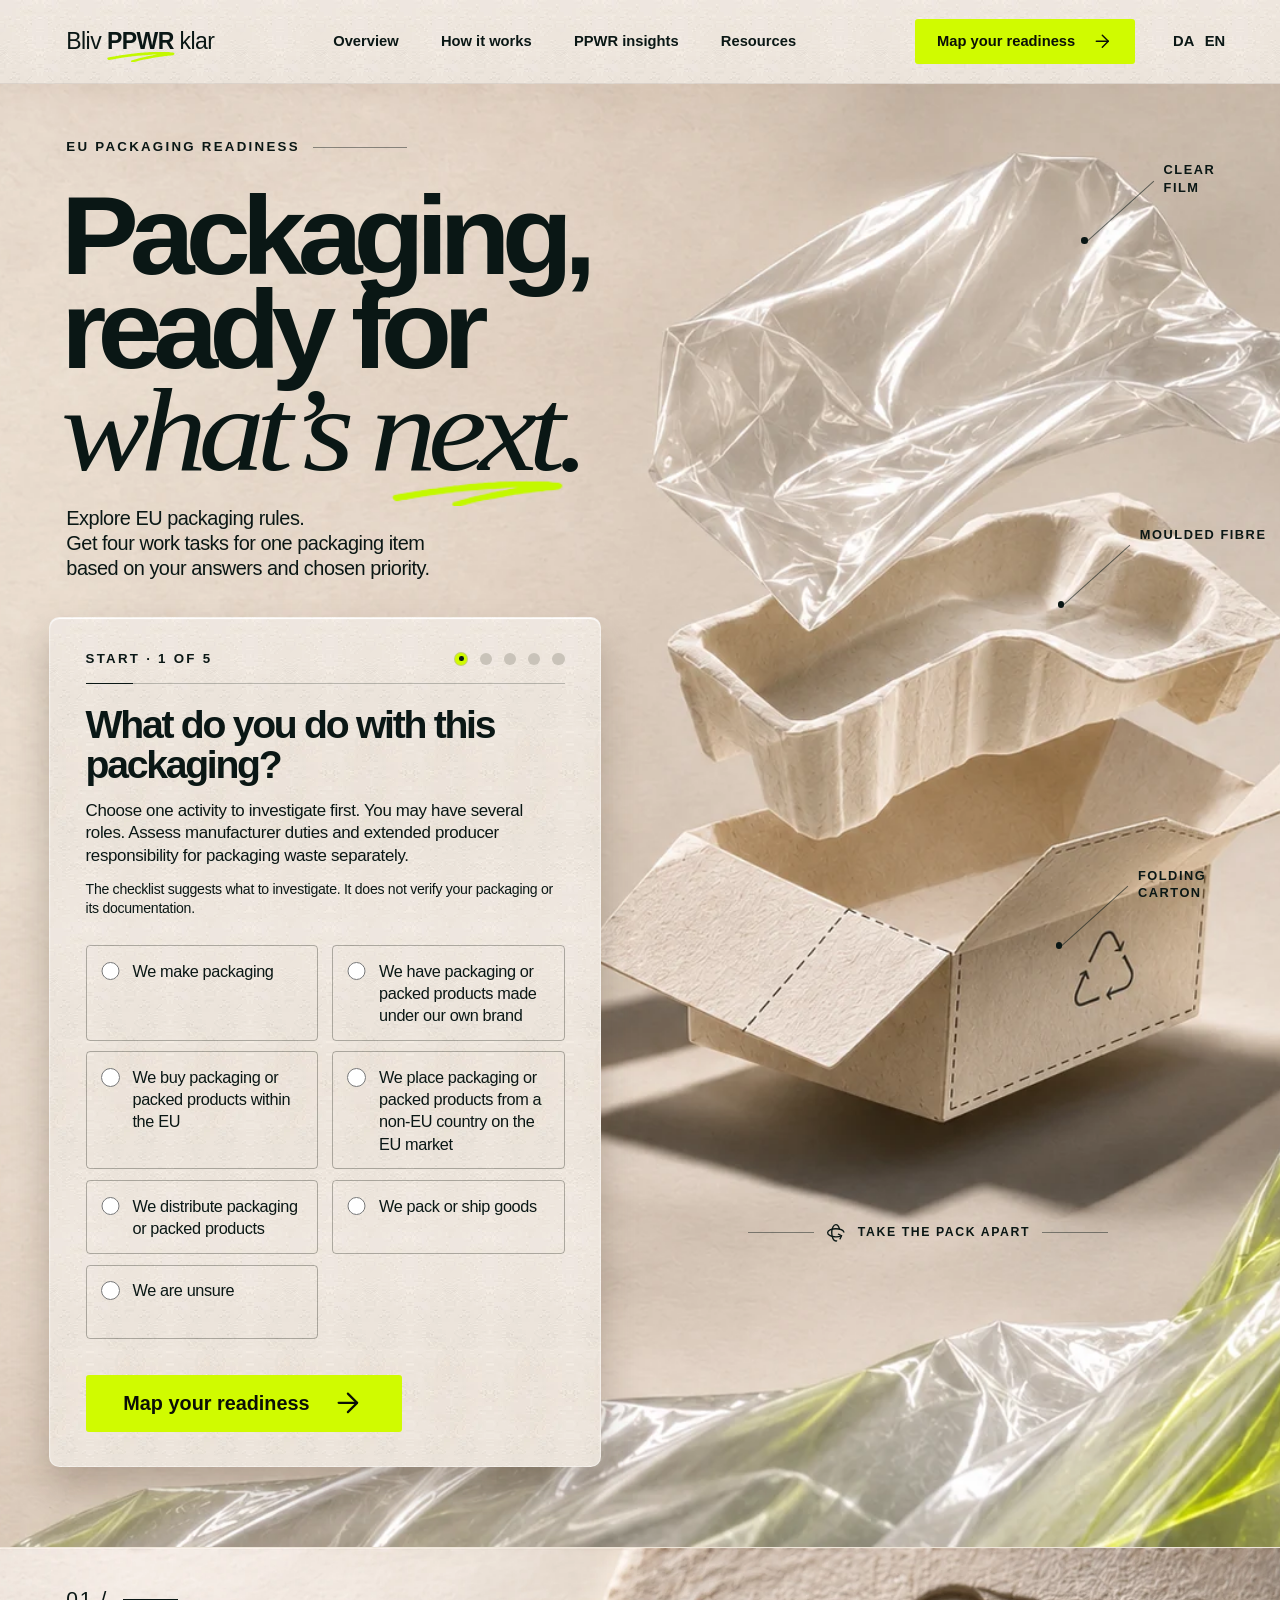
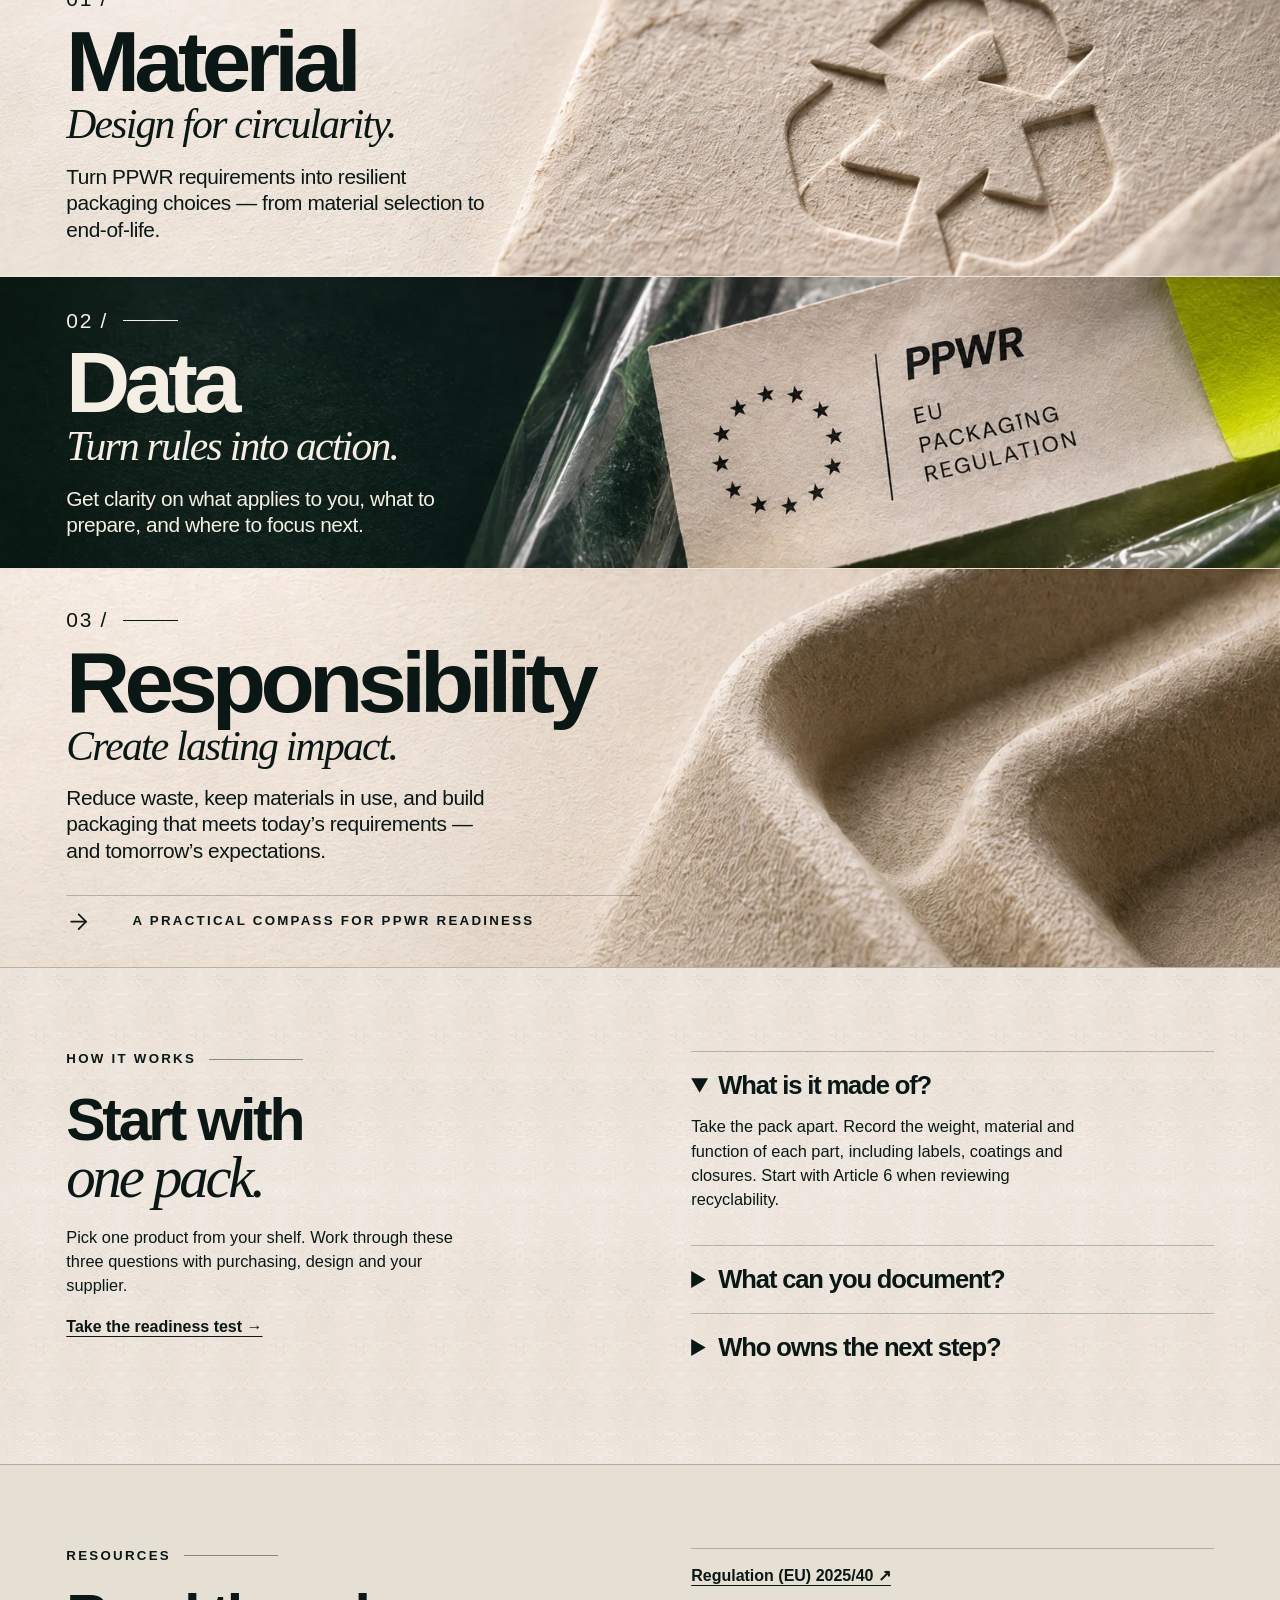
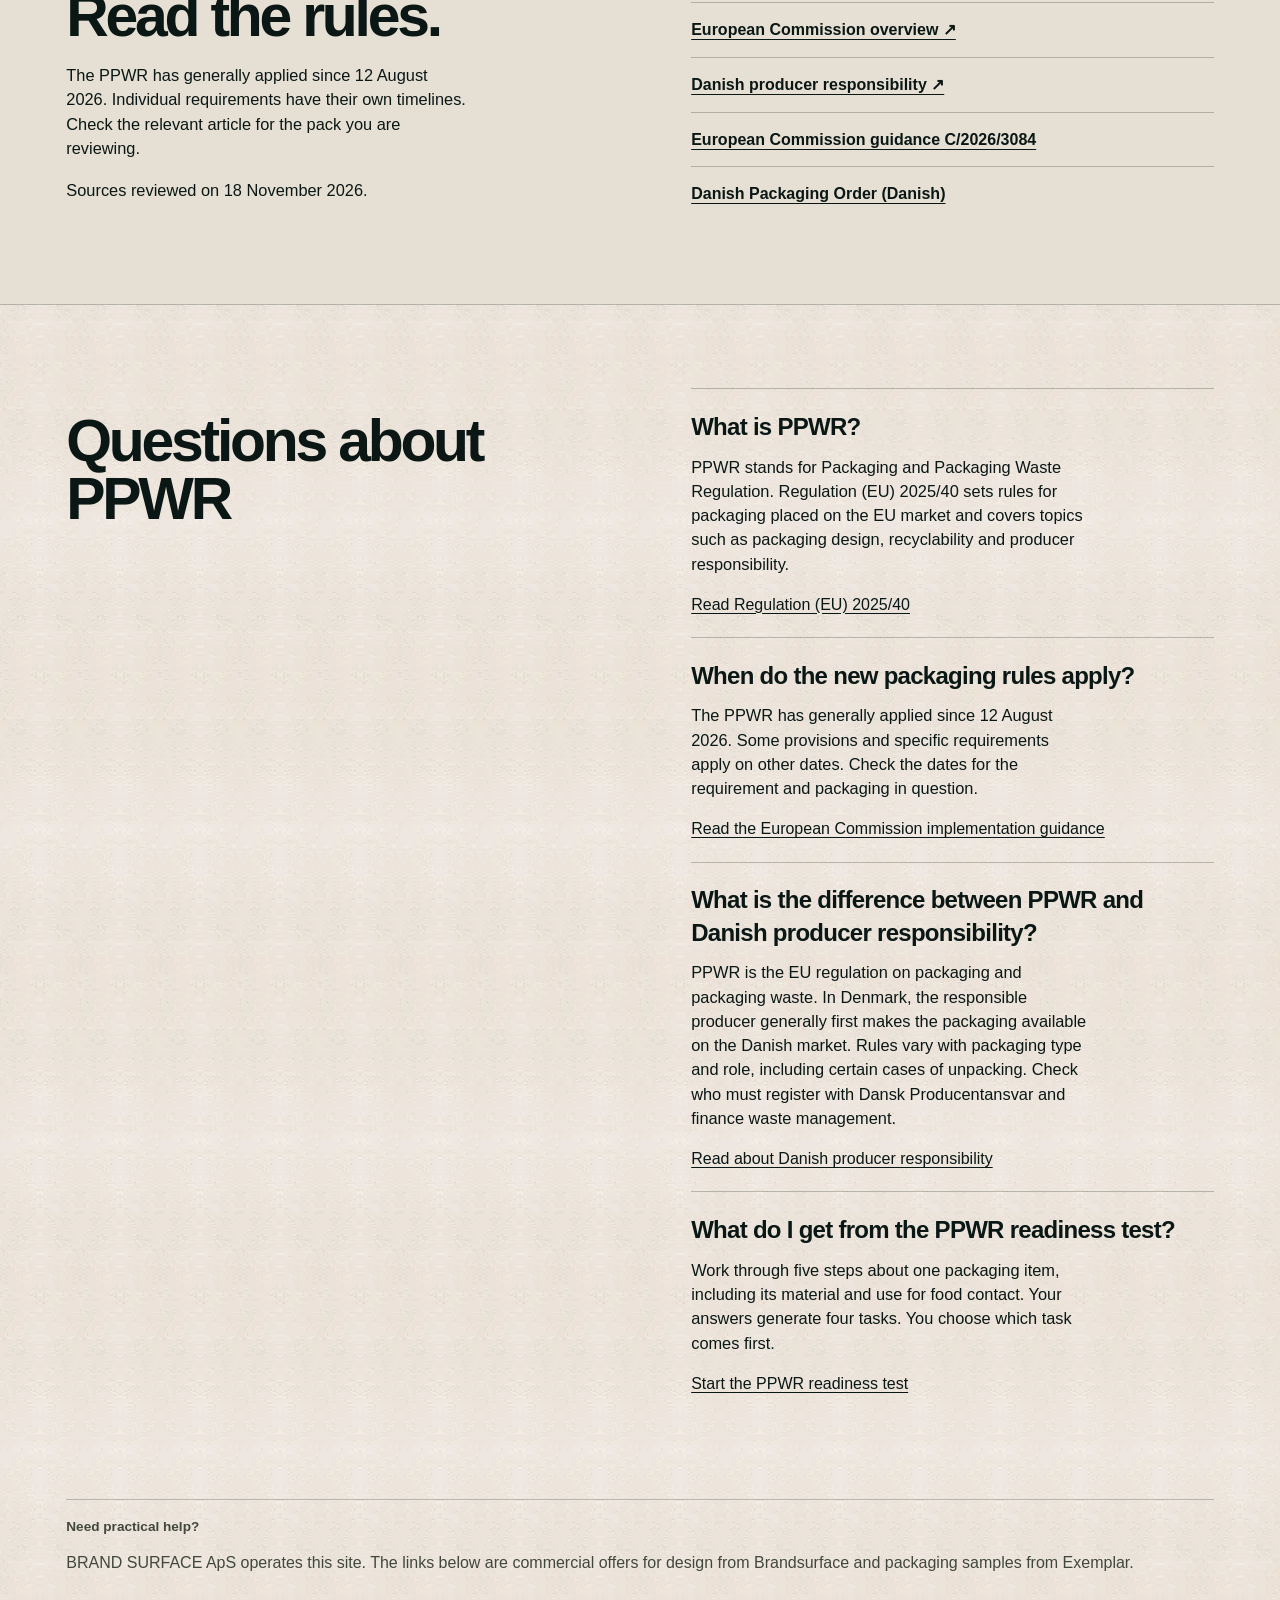
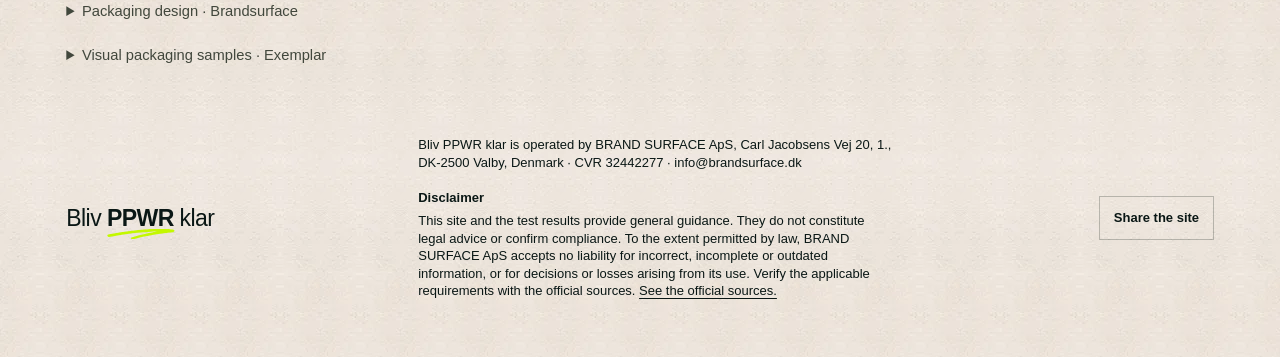
<file: index.html>
<!doctype html>
<html lang="en">
<head>
  <meta charset="utf-8">
  <meta name="viewport" content="width=device-width,initial-scale=1">
  <meta name="theme-color" content="#eee6da">
  <!-- SEO -->
  <link rel="preload" as="image" href="/assets/hero.webp" imagesrcset="/assets/hero-mobile.webp 760w, /assets/hero.webp 1308w" imagesizes="100vw" fetchpriority="high">
  <link rel="stylesheet" href="/kompas.css">
  <script src="/kompas.js" defer></script>
</head>
<body>
<a href="#readiness" class="skip" data-da="Gå til parathedstesten">Skip to readiness test</a>
<header class="mast">
  <a class="brand" href="#overview" aria-label="Bliv PPWR klar">Bliv <strong>PPWR</strong> klar</a>
  <nav id="navigation" aria-label="Navigation">
    <a href="#overview" data-da="Overblik">Overview</a>
    <a href="#how" data-da="Sådan gør du">How it works</a>
    <a href="#insights" data-da="PPWR i praksis">PPWR insights</a>
    <a href="#resources" data-da="Kilder">Resources</a>
  </nav>
  <a class="primary nav-cta" href="#readiness"><span class="long-label" data-da="Tjek din parathed">Map your readiness</span><span class="short-label" data-da="Tag testen">Take the test</span><svg aria-hidden="true"><use href="/assets/icons.svg#arrow-right"/></svg></a>
  <div id="language" aria-label="Language / Sprog"><a href="/" lang="da" hreflang="da" data-current-language="da">DA</a><a href="/en/" lang="en" hreflang="en" data-current-language="en">EN</a></div>
  <button id="menu" aria-label="Menu" aria-expanded="false" aria-controls="navigation"><svg aria-hidden="true"><use href="/assets/icons.svg#menu"/></svg></button>
</header>
<main id="overview">
  <section class="hero" aria-labelledby="headline">
    <div class="hero-scene">
      <img class="hero-photo" src="/assets/hero.webp" srcset="/assets/hero-mobile.webp 760w, /assets/hero.webp 1308w" sizes="100vw" width="1308" height="1203" fetchpriority="high" alt="Clear film, a moulded fibre insert and an open folding carton suspended above a sheet of film." data-alt-da="Klar folie, en formstøbt fiberindsats og en åben foldeæske svæver over et ark folie.">
      <div class="notes" aria-hidden="true">
        <span class="note film" data-da="Klar folie">Clear film</span>
        <span class="note fibre" data-da="Formstøbt fiber">Moulded fibre</span>
        <span class="note board" data-da="Foldet karton">Folding carton</span>
      </div>
      <button class="inspect" type="button" id="open-study" aria-haspopup="dialog"><svg aria-hidden="true"><use href="/assets/icons.svg#rotate-3d"/></svg><span>Take the pack apart</span></button>
    </div>
    <div class="intro">
      <p class="kicker" data-da="EU’S NYE EMBALLAGEREGLER">EU PACKAGING READINESS</p>
      <h1 id="headline"><span data-da="Emballage,">Packaging,</span><span data-da="klar til">ready for</span><em data-da="det næste.">what’s next.</em></h1>
      <p class="lead"><span class="lead-line" data-da="Få overblik over EU’s emballagekrav.">Explore EU packaging rules.</span> <span class="lead-line" data-da="Få fire arbejdsopgaver for én emballage">Get four work tasks for one packaging item</span> <span class="lead-line" data-da="ud fra jeres svar og valgte prioritet.">based on your answers and chosen priority.</span></p>
    </div>
    <section class="quiz" id="readiness" aria-label="PPWR readiness test">
      <div class="quiz-status"><span id="step"></span><span class="dots" aria-hidden="true"></span></div>
      <p id="legacy-notice" class="feedback" hidden>An older saved checklist was removed because this version uses different questions.</p>
      <form id="quiz-form" novalidate>
        <h2 id="question" tabindex="-1">What do you do with this packaging?</h2>
        <p id="hint">Choose one activity to investigate first. You may have several roles. Assess manufacturer duties and extended producer responsibility for packaging waste separately.</p>
        <p class="feedback" id="quiz-scope">The checklist suggests what to investigate. It does not verify your packaging or its documentation.</p>
        <div class="options" role="group" aria-labelledby="question" id="answers"></div>
        <div id="food-contact" class="feedback" hidden>
          <p id="food-question"></p>
          <div id="food-answers" class="options" role="group" aria-labelledby="food-question"></div>
        </div>
        <div class="feedback" id="feedback" role="status"></div>
        <div class="controls"><button type="submit" class="primary"><span id="next-text">Map your readiness</span><svg aria-hidden="true"><use href="/assets/icons.svg#arrow-right"/></svg></button><button type="button" class="text-btn" id="back" hidden data-da="Tilbage">Back</button></div>
      </form>
      <div id="result" hidden>
        <h2 tabindex="-1" id="result-title" data-da="Jeres PPWR-tjekliste">Your PPWR checklist</h2>
        <p class="plan-intro" data-da="Her er fire arbejdsopgaver for én emballage. Jeres valgte prioritet står først. Sæt kryds, når I har gennemført en opgave.">Here are four work tasks for one packaging item. Your chosen priority comes first. Tick each task as you finish it.</p>
        <p class="feedback">This working note covers selected topics for one packaging item and uses only your answers. It is general information. An assessment of compliance requires a separate review of the pack, its use, the markets and the documentation.</p>
        <div class="plan-progress"><span id="task-count" role="status"></span><progress id="task-progress" max="4" value="0" aria-label="Checklist progress / Tjeklistens fremdrift"></progress></div>
        <p id="revised-tasks" class="feedback" hidden>These checkmarks were saved under earlier guidance. Review the updated tasks before relying on the marks.</p>
        <ol id="checklist"></ol>
        <p id="plan-finish" hidden data-da="I har markeret alle fire opgaver som løst. Følg op på åbne spørgsmål med den ansvarlige.">You have marked all four tasks as done. Follow up on open questions with the person responsible.</p>
        <div class="plan-controls">
          <button type="button" class="result-tool" id="copy" data-da="Kopiér tjeklisten">Copy checklist</button>
          <button type="button" class="text-btn" id="restart" data-da="Start en ny test">Start a new test</button>
        </div>
        <span role="status" id="copied"></span>
        <textarea id="checklist-copy-field" class="feedback" rows="6" aria-label="Checklist text" readonly hidden></textarea>
        <p class="feedback">Saving is optional. Saved answers and checkmarks can be restored in this browser for 30 days from saving. You can delete them sooner. Expired results are cleared on the next visit. When you switch languages, the test temporarily passes your progress to the other language in the same tab.</p>
        <div class="plan-controls">
          <button id="save-plan" type="button" class="text-btn">Save on this device</button>
          <button id="delete-plan" type="button" class="text-btn" hidden>Delete saved checklist</button>
        </div>
        <p id="storage-status" class="feedback" role="status"></p>
        <details id="brief-details" class="result-detail">
          <summary data-da="Tag jeres svar med på arbejde">Take your answers back to the team</summary>
          <label for="project-brief" data-da="Kopiér arbejdsnotatet, og tilføj produkt, ansvarlig og frist i jeres eget dokument.">Copy the working note and add the product, owner and due date in your own document.</label>
          <textarea id="project-brief" rows="6" readonly></textarea>
          <button type="button" class="text-btn" id="copy-brief" data-da="Kopiér arbejdsnotat">Copy working note</button>
          <span role="status" id="brief-status"></span>
        </details>
        <p class="site-disclaimer"><strong>Disclaimer</strong> This site and the test results provide general guidance. They do not constitute legal advice or confirm compliance. To the extent permitted by law, BRAND SURFACE ApS accepts no liability for incorrect, incomplete or outdated information, or for decisions or losses arising from its use. Verify the applicable requirements with the official sources. <a href="#resources"><span>See the official sources.</span></a></p><button class="share-button" type="button" data-share hidden><span>Share the site</span></button>
        <div id="result-help-slot"></div>
      </div>
      <noscript>Enable JavaScript to take the five-step readiness test, or read the guide below.</noscript>
    </section>
  </section>
  <section id="insights" aria-label="PPWR insights">
    <article class="chapter material"><picture><source media="(max-width: 720px)" srcset="/assets/material-mobile.webp"><img src="/assets/material.webp" loading="lazy" decoding="async" width="1680" height="419" alt=""></picture><div class="chapter-copy">
      <span class="number">01 /</span><h2 data-da="Materiale">Material</h2><em data-da="Design til genanvendelse.">Design for circularity.</em>
      <p data-da="Træf bedre emballagevalg med PPWR — fra det første materialevalg til sortering og genanvendelse.">Turn PPWR requirements into resilient packaging choices — from material selection to end-of-life.</p>
    </div></article>
    <article class="chapter data"><picture><source media="(max-width: 720px)" srcset="/assets/data-mobile.webp"><img src="/assets/data.webp" loading="lazy" decoding="async" width="1680" height="369" alt=""></picture><div class="chapter-copy">
      <span class="number">02 /</span><h2>Data</h2><em data-da="Fra regler til handling.">Turn rules into action.</em>
      <p data-da="Find ud af, hvilke spørgsmål der gælder din emballage, hvilke data du mangler, og hvem der kan hjælpe.">Get clarity on what applies to you, what to prepare, and where to focus next.</p>
    </div></article>
    <article class="chapter responsibility"><picture><source media="(max-width: 720px)" srcset="/assets/responsibility-mobile.webp"><img src="/assets/responsibility.webp" loading="lazy" decoding="async" width="1680" height="490" alt=""></picture><div class="chapter-copy">
      <span class="number">03 /</span><h2 data-da="Ansvar">Responsibility</h2><em data-da="Gør en varig forskel.">Create lasting impact.</em>
      <p data-da="Begræns spild, hold materialer i brug, og udvikl emballage med blik for dagens krav og morgendagens behov.">Reduce waste, keep materials in use, and build packaging that meets today’s requirements — and tomorrow’s expectations.</p>
      <a class="band-link" href="#how"><svg aria-hidden="true"><use href="/assets/icons.svg#arrow-right"/></svg><span data-da="En praktisk guide til PPWR">A practical compass for PPWR readiness</span></a>
    </div></article>
  </section>
  <section class="guide spread" id="how" aria-labelledby="guide-title">
    <div><p class="kicker" data-da="Sådan gør du">How it works</p><h2 id="guide-title"><span data-da="Start med">Start with</span> <em data-da="én emballage.">one pack.</em></h2><p data-da="Tag et produkt ned fra hylden. Brug det til at afklare tre spørgsmål sammen med indkøb, design og jeres leverandør.">Pick one product from your shelf. Work through these three questions with purchasing, design and your supplier.</p><a href="#readiness" class="body-link" data-da="Tag parathedstesten →">Take the readiness test →</a></div>
    <div class="guide-list">
      <details open><summary data-da="Hvad består den af?">What is it made of?</summary><p data-da="Skil emballagen ad. Notér vægt, materiale og funktion for hver del, også etiketter, belægninger og lukninger. Brug artikel 6 som udgangspunkt, når I undersøger genanvendelighed.">Take the pack apart. Record the weight, material and function of each part, including labels, coatings and closures. Start with Article 6 when reviewing recyclability.</p></details>
      <details><summary data-da="Hvad kan I dokumentere?">What can you document?</summary><p data-da="Bed om daterede specifikationer for emballagetypen. Afklar, hvem der er fabrikant, og undersøg, hvilke krav til teknisk dokumentation og EU-overensstemmelseserklæring der gælder efter artikel 15, 38 og 39 samt bilag VII og VIII. Emballagen skal kunne knyttes til dokumentationen.">Request dated specifications for the packaging type. Identify the manufacturer, then check which documentation and EU declaration requirements apply under Articles 15, 38 and 39 and Annexes VII and VIII. The pack must be traceable to its documentation.</p></details>
      <details><summary data-da="Hvem har ansvaret?">Who owns the next step?</summary><p data-da="Kortlæg, hvem der fremstiller, importerer, distribuerer eller udpakker emballagen på hvert marked. Brug artikel 3 og kapitel IV (artikel 15–23) til at afklare roller og pligter. Tjek producentregistrering efter artikel 44 og de nationale regler, herunder emballagebekendtgørelsen i Danmark.">Map who makes, imports, distributes or unpacks the packaging in each market. Use Article 3 and Chapter IV (Articles 15–23) for roles and duties. Check producer registration under Article 44 and the national rules, including the Danish Packaging Order for Denmark.</p></details>
    </div>
  </section>
  <section class="resources spread" id="resources" aria-labelledby="source-title">
    <div><p class="kicker" data-da="Kilder">Resources</p><h2 id="source-title" data-da="Læs reglerne.">Read the rules.</h2><p data-da="PPWR har generelt gældet siden 12. august 2026. Flere krav har deres egne frister. Tjek den relevante artikel for den konkrete emballage.">The PPWR has generally applied since 12 August 2026. Individual requirements have their own timelines. Check the relevant article for the pack you are reviewing.</p><p id="source-review">Sources reviewed on 18 November 2026.</p></div>
    <div class="resource-links"><a href="https://eur-lex.europa.eu/eli/reg/2025/40/oj" data-da="Forordning (EU) 2025/40 ↗">Regulation (EU) 2025/40 ↗</a><a href="https://environment.ec.europa.eu/topics/waste-and-recycling/packaging-waste_en" data-da="Europa-Kommissionens overblik ↗">European Commission overview ↗</a><a href="https://mst.dk/erhverv/groen-produktion-og-affald/producentansvar/emballage/producentansvar-for-emballage" data-da="Dansk producentansvar ↗">Danish producer responsibility ↗</a>
      <a href="https://eur-lex.europa.eu/eli/C/2026/3084/oj">European Commission guidance C/2026/3084</a>
      <a href="https://www.retsinformation.dk/eli/lta/2026/851">Danish Packaging Order (Danish)</a>
    </div>
  </section>

  <section class="spread ppwr-questions" aria-labelledby="faq-title"><div><h2 id="faq-title">Questions about PPWR</h2></div><div>
<article><h3>What is PPWR?</h3><p>PPWR stands for Packaging and Packaging Waste Regulation. Regulation (EU) 2025/40 sets rules for packaging placed on the EU market and covers topics such as packaging design, recyclability and producer responsibility.</p><a href="https://eur-lex.europa.eu/eli/reg/2025/40/oj"><span>Read Regulation (EU) 2025/40</span></a></article>
<article><h3>When do the new packaging rules apply?</h3><p>The PPWR has generally applied since 12 August 2026. Some provisions and specific requirements apply on other dates. Check the dates for the requirement and packaging in question.</p><a href="https://green-forum.ec.europa.eu/green-business/packaging-and-packaging-waste-regulation-implementation_en"><span>Read the European Commission implementation guidance</span></a></article>
<article><h3>What is the difference between PPWR and Danish producer responsibility?</h3><p>PPWR is the EU regulation on packaging and packaging waste. In Denmark, the responsible producer generally first makes the packaging available on the Danish market. Rules vary with packaging type and role, including certain cases of unpacking. Check who must register with Dansk Producentansvar and finance waste management.</p><a href="https://mst.dk/erhverv/groen-produktion-og-affald/producentansvar/emballage/producentansvar-for-emballage"><span>Read about Danish producer responsibility</span></a></article>
<article><h3>What do I get from the PPWR readiness test?</h3><p>Work through five steps about one packaging item, including its material and use for food contact. Your answers generate four tasks. You choose which task comes first.</p><a href="#readiness"><span>Start the PPWR readiness test</span></a></article>
</div></section>
  <div id="page-help-slot">
    <aside id="optional-help" aria-labelledby="help-title">
      <h3 id="help-title" data-da="Har I brug for praktisk hjælp?">Need practical help?</h3>
      <p>BRAND SURFACE ApS operates this site. The links below are commercial offers for design from Brandsurface and packaging samples from Exemplar.</p>
      <details name="packaging-help">
        <summary data-da="Emballagedesign · Brandsurface">Packaging design · Brandsurface</summary>
        <p data-da="Vil I ændre emballagens udtryk eller layout? Tag jeres nuværende design og de ønskede ændringer med, og få et tilbud på design og trykklart artwork.">Looking to change the look or layout of your pack? Bring the current design and your proposed changes for a quote on design and print-ready artwork.</p>
        <a href="https://brandsurface.dk/kontakt/" data-da="Tal med Brandsurface om design">Discuss your design with Brandsurface</a>
      </details>
      <details name="packaging-help">
        <summary data-da="Visuelle emballageprøver · Exemplar">Visual packaging samples · Exemplar</summary>
        <p data-da="Vil I se emballagen, før I bestiller et oplag? Sammenlign format, tryk og finish på en fysisk prøve. Oplys mål og antal varianter, når I beder om en pris.">Want to see the pack before a production run? Compare size, print and finish on a physical mockup. Include dimensions and the number of variants when asking for a quote.</p>
        <a href="https://exemplar.dk/formular/" data-da="Få et tilbud på en visuel prøve">Request a visual sample quote</a>
      </details>
    </aside>
  </div>
</main>
<footer><a class="brand" href="#overview">Bliv <strong>PPWR</strong> klar</a><p class="site-disclaimer"><span>Bliv PPWR klar is operated by BRAND SURFACE ApS, Carl Jacobsens Vej 20, 1., DK-2500 Valby, Denmark · CVR 32442277 · info@brandsurface.dk</span><br><br><strong>Disclaimer</strong> This site and the test results provide general guidance. They do not constitute legal advice or confirm compliance. To the extent permitted by law, BRAND SURFACE ApS accepts no liability for incorrect, incomplete or outdated information, or for decisions or losses arising from its use. Verify the applicable requirements with the official sources. <a href="#resources"><span>See the official sources.</span></a></p><button class="share-button" type="button" data-share hidden><span>Share the site</span></button></footer>
<p class="share-feedback" id="share-feedback" role="status"></p>

<dialog id="study" aria-labelledby="study-title">
  <div class="study-head">
    <div><p class="kicker">Packaging minimisation</p><h2 id="study-title">What does each part do?</h2></div>
    <button type="button" id="close-study" aria-label="Close material study"><svg aria-hidden="true"><use href="/assets/icons.svg#x"/></svg></button>
  </div>
  <div class="study-layout">
    <div class="study-visual">
      <p class="study-hint" id="model-hint">Drag to rotate. Tap or click a part to explore it.</p>
      <canvas id="model" tabindex="0" aria-label="Interactive 3D packaging model. Use the left and right arrow keys to rotate." aria-describedby="model-hint"></canvas>
      <div class="model-controls" id="model-controls">
        <button type="button" id="turn-left" aria-label="Rotate left"><svg aria-hidden="true"><use href="/assets/icons.svg#chevron-left"/></svg></button>
        <label><span>Layer separation</span><input id="separation" type="range" min="0" max="100" value="75"></label>
        <button type="button" id="turn-right" aria-label="Rotate right"><svg aria-hidden="true"><use href="/assets/icons.svg#chevron-right"/></svg></button>
      </div>
    </div>
    <div class="study-info">
      <div class="study-parts" role="group" aria-label="Packaging parts">
        <button type="button" data-layer="2" aria-pressed="true">Film</button>
        <button type="button" data-layer="1" aria-pressed="false">Fibre insert</button>
        <button type="button" data-layer="0" aria-pressed="false">Carton</button>
      </div>
      <div class="study-questions" aria-live="polite">
        <div data-layer="2">
          <h3>What does the film protect against?</h3>
          <p>The film can protect the product from moisture or dirt, depending on the material and how it is sealed.</p>
        </div>
        <div data-layer="1" hidden>
          <h3>Could a lighter insert protect the product just as well?</h3>
          <p>The insert holds the product in place. Compare the current insert with a lighter one in a transport test.</p>
        </div>
        <div data-layer="0" hidden>
          <h3>Could the carton be smaller and still do its job?</h3>
          <p>Measure the product, insert and carton. Check how much space you need for protection and packing.</p>
        </div>
      </div>
      <div class="study-rule">
        <p>By 1 January 2030, manufacturers or importers must ensure that packaging placed on the market is designed with the minimum weight and volume needed for it to function.</p>
        <a class="result-source" href="https://eur-lex.europa.eu/eli/reg/2025/40/oj#art_10">PPWR Article 10 and Annex IV ↗</a>
      </div>
      <button class="study-copy" type="button" id="copy-study">Copy questions for your supplier</button>
      <p id="study-copy-status" class="feedback" role="status"></p>
      <textarea id="study-copy-field" class="feedback" rows="4" aria-label="Supplier questions" readonly hidden></textarea>
    </div>
  </div>
</dialog>
</body>
</html>
</file>
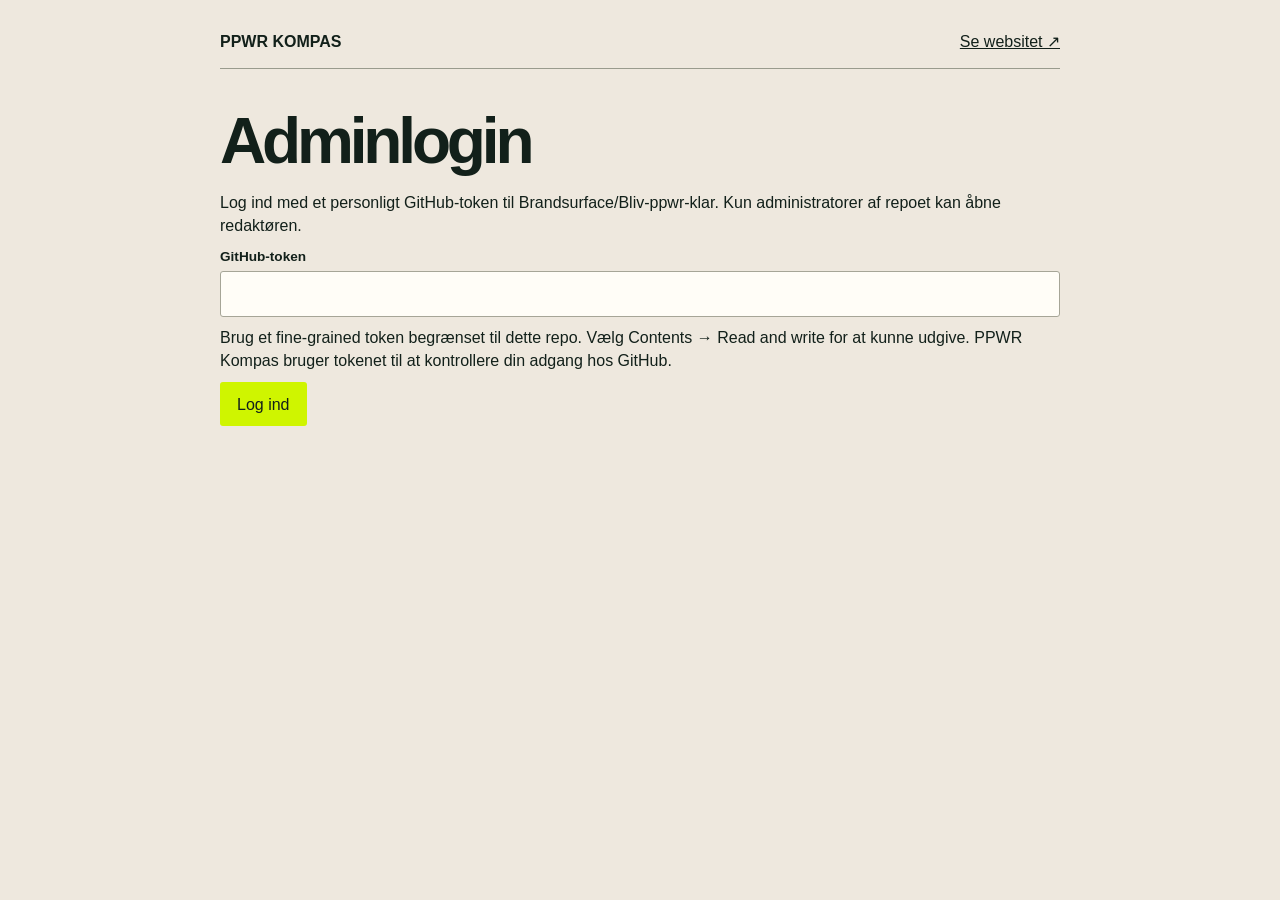
<file: admin/index.html>
<!doctype html>
<html lang="da"><head><meta charset="utf-8"><meta name="viewport" content="width=device-width,initial-scale=1"><meta name="robots" content="noindex,nofollow"><meta http-equiv="Content-Security-Policy" content="default-src 'self'; connect-src 'self'; style-src 'self' 'unsafe-inline'; form-action 'none'; base-uri 'none'; object-src 'none'"><title>Adminlogin · PPWR Kompas</title>
<style>
*{box-sizing:border-box}body{margin:0;background:#eee8de;color:#12201a;font:16px/1.45 Arial,sans-serif}main{max-width:960px;margin:auto;padding:30px clamp(18px,5vw,60px) 70px}header{border-bottom:1px solid #999b8d;padding-bottom:15px;display:flex;justify-content:space-between}a{color:inherit}h1{font-size:clamp(40px,6vw,64px);letter-spacing:-.065em;line-height:1.05;margin:.6em 0 .25em}p{margin:.6rem 0}label{display:block;font-size:.85rem;font-weight:600}input,select,textarea,button{font:inherit;color:inherit}input,select,textarea{width:100%;margin-top:5px;padding:10px;border:1px solid #a6a597;border-radius:3px;background:#fffdf7}textarea{resize:vertical;min-height:64px}button{min-height:44px;padding:8px 17px;background:#cff500;border:0;border-radius:3px;cursor:pointer}button:disabled{opacity:.5}.filters,.pair{display:grid;grid-template-columns:1fr 1fr;gap:14px}.filters{margin:24px 0}article,details{border-top:1px solid #a6a597;padding:15px 0}article h2{font-size:14px;margin:0 0 8px;color:#465248}details{margin:16px 0}summary{cursor:pointer;font-weight:bold}details button{margin-top:.6rem}#status{font-weight:bold}section[aria-busy=true]{opacity:.65}@media(max-width:600px){.pair,.filters{grid-template-columns:1fr}.filters{gap:8px}}
</style><script defer src="/admin/editor.js"></script></head>
<body><main><header><strong>PPWR KOMPAS</strong><a href="/?lang=da">Se websitet ↗</a></header><div id="login"><h1>Adminlogin</h1><p>Log ind med et personligt GitHub-token til Brandsurface/Bliv-ppwr-klar. Kun administratorer af repoet kan åbne redaktøren.</p>
<form id="login-form" method="post"><label for="token">GitHub-token</label><input id="token" type="password" autocomplete="off" spellcheck="false" required><p>Brug et fine-grained token begrænset til dette repo. Vælg Contents → Read and write for at kunne udgive. PPWR Kompas bruger tokenet til at kontrollere din adgang hos GitHub.</p><button id="sign-in">Log ind</button></form></div>
<div id="editor"></div><p id="status" role="status"></p></main></body></html>
</file>
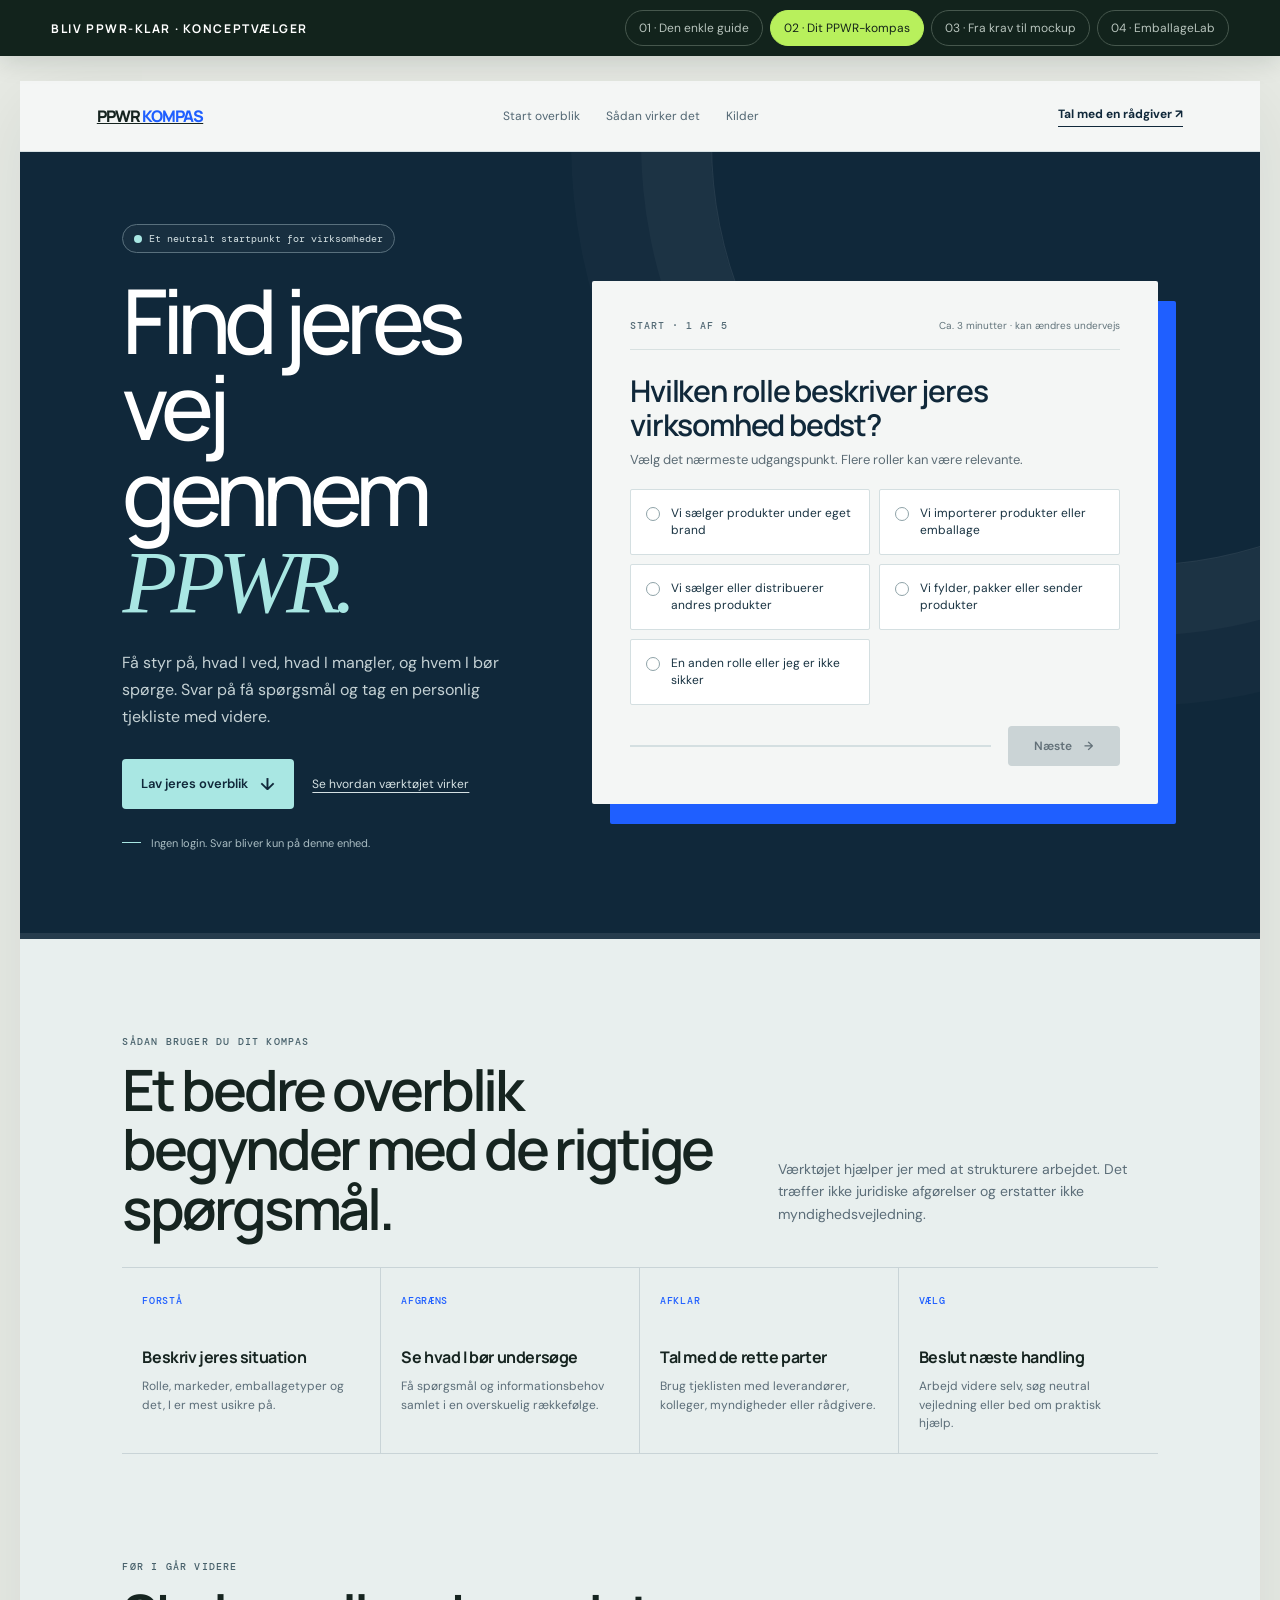
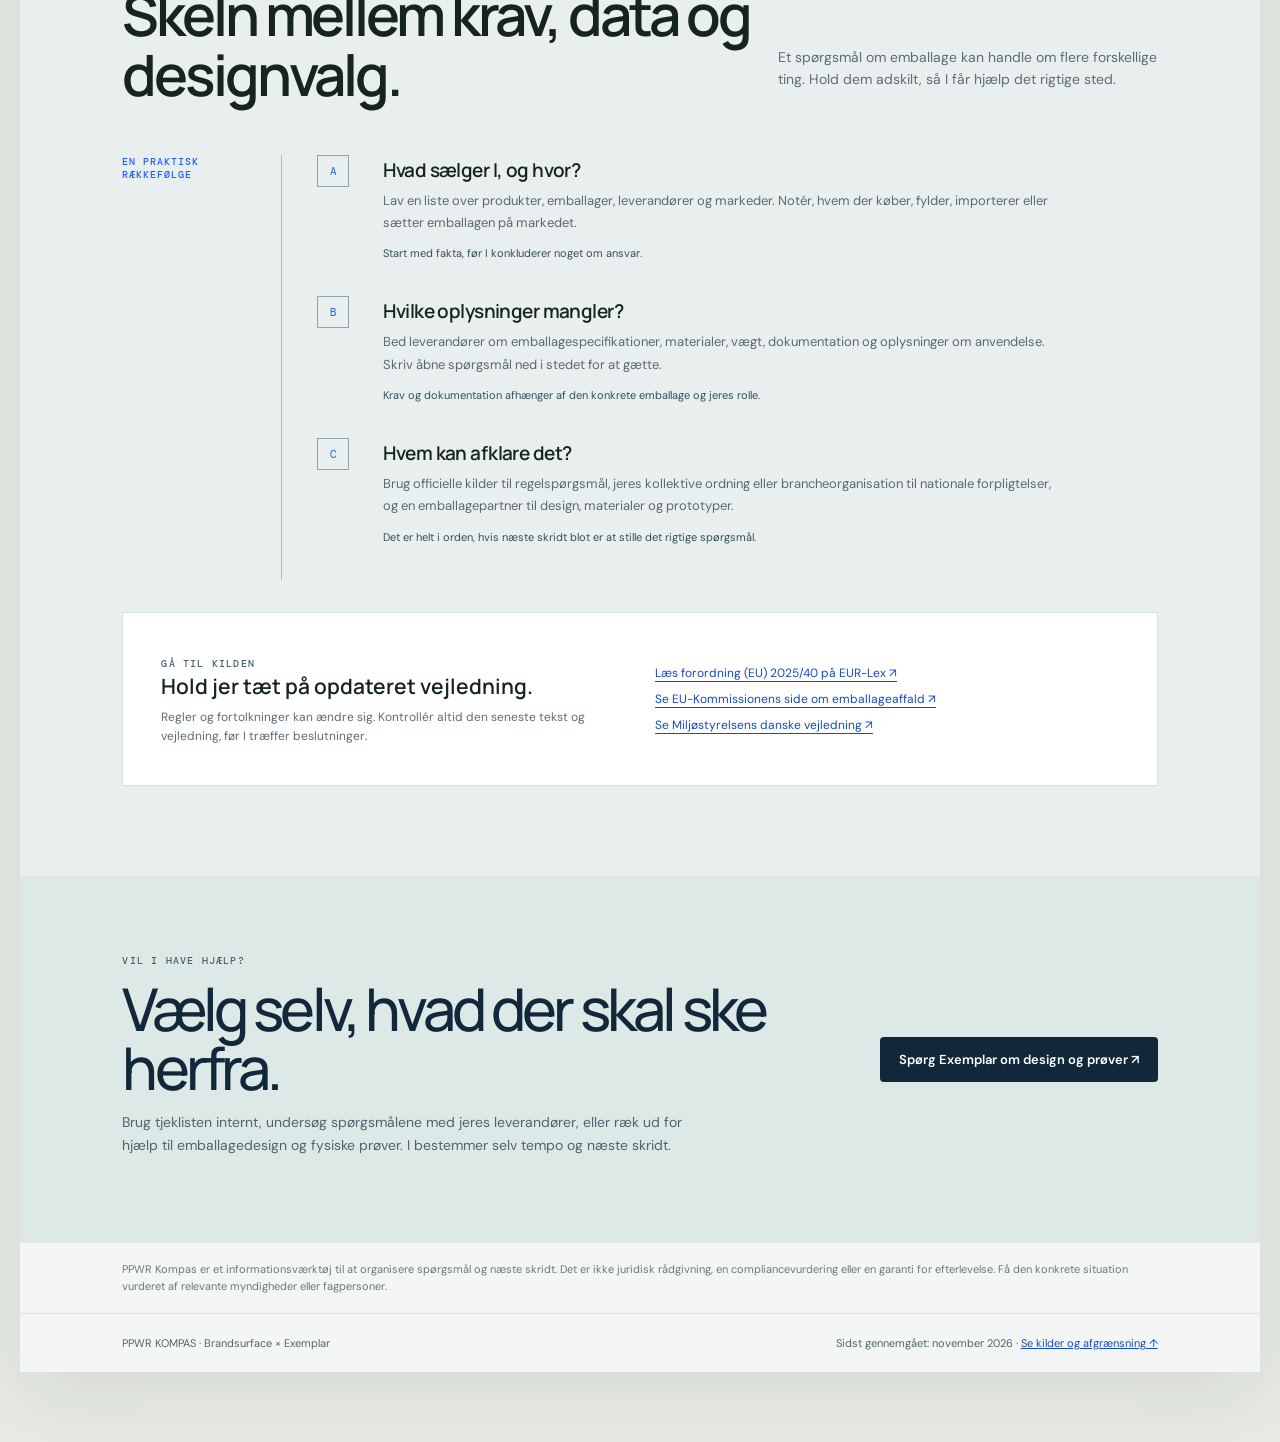
<file: bliv-ppwr-klar-koncepter.html>
<!doctype html>
<html lang="da">
<head>
<meta charset="utf-8"><meta name="viewport" content="width=device-width,initial-scale=1">
<meta name="description" content="Få et neutralt overblik over PPWR, emballagedata og næste skridt med PPWR Kompas.">
<title>PPWR Kompas — overblik og næste skridt</title>
<style>
@import url('https://fonts.googleapis.com/css2?family=DM+Mono:wght@400;500&family=DM+Sans:wght@400;500;600;700&family=Manrope:wght@400;500;600;700;800&display=swap');
:root{--ink:#162420;--muted:#64736c;--paper:#f3f5ef;--white:#fff;--line:#dfe5dc;--green:#b8f05c;--dark:#12231c;--orange:#ffb34f;--blue:#b8d4ff;--purple:#d8c9fa;--serif:Georgia,'Times New Roman',serif;--sans:'DM Sans',sans-serif;--display:Manrope,sans-serif}
*{box-sizing:border-box}html{scroll-behavior:smooth}body{margin:0;color:var(--ink);background:#e8ebe5;font-family:var(--sans)}button,a{font:inherit}a{color:inherit}.switcher{position:sticky;top:0;z-index:20;background:#12231c;color:white;padding:10px clamp(16px,4vw,56px);display:flex;align-items:center;justify-content:space-between;gap:14px;box-shadow:0 5px 24px #11231c25}.switcher strong{font:700 12px var(--display);letter-spacing:.13em;text-transform:uppercase;white-space:nowrap}.tabs{display:flex;gap:7px;overflow:auto}.tab{cursor:pointer;color:#b8c4bd;border:1px solid #46574d;background:transparent;padding:9px 13px;border-radius:999px;white-space:nowrap;font-size:12px;transition:.2s}.tab:hover,.tab.active{background:var(--green);border-color:var(--green);color:#142319}.canvas{max-width:1440px;margin:25px auto 70px;padding:0 20px}.concept{display:none;min-height:calc(100vh - 100px);overflow:hidden;background:var(--paper);box-shadow:0 18px 80px #13251c18}.concept.active{display:block}.eyebrow{font:500 10px 'DM Mono',monospace;letter-spacing:.12em;text-transform:uppercase}.btn{display:inline-flex;align-items:center;gap:12px;border-radius:999px;padding:14px 19px;background:var(--ink);color:white;text-decoration:none;font-weight:600;font-size:13px;border:0;cursor:pointer}.btn.light{background:white;color:var(--ink)}.btn.outline{background:transparent;color:var(--ink);border:1px solid currentColor}.arrow{font-size:17px}.site-nav{display:flex;align-items:center;justify-content:space-between;padding:24px clamp(22px,6vw,86px);border-bottom:1px solid var(--line)}.brand{font:800 15px var(--display);letter-spacing:-.045em}.brand span{color:#6f9c3f}.navlinks{display:flex;gap:26px;font-size:12px;color:var(--muted)}.navlinks a{text-decoration:none}.navcta{font-size:12px;font-weight:700;text-decoration:none;border-bottom:1px solid;padding-bottom:4px}.hero{padding:clamp(44px,8vw,108px) clamp(22px,9vw,132px) 70px}.hero h1{font:500 clamp(44px,7vw,92px)/.99 var(--display);letter-spacing:-.07em;max-width:880px;margin:20px 0}.hero p{font-size:17px;line-height:1.65;color:#58675f;max-width:590px;margin:0 0 28px}.hero-row{display:grid;grid-template-columns:1.3fr .7fr;gap:40px;align-items:center}.hero-aside{border:1px solid var(--line);padding:24px;border-radius:16px;background:#ffffff9c}.hero-aside b{font:700 13px var(--display)}.hero-aside p{font-size:13px;margin:10px 0 0}.pill{display:inline-flex;border:1px solid #cbd4c8;border-radius:99px;padding:7px 11px;font:10px 'DM Mono',monospace;color:#5c6b60;gap:7px;align-items:center}.dot{height:6px;width:6px;border-radius:50%;background:#77ad45}.section{padding:65px clamp(22px,9vw,132px)}.section-title{display:flex;align-items:end;justify-content:space-between;gap:20px;margin-bottom:28px}.section-title h2{font:600 clamp(28px,4vw,47px)/1.05 var(--display);letter-spacing:-.055em;margin:10px 0 0}.section-title p{max-width:340px;color:var(--muted);font-size:13px;line-height:1.6}.cards{display:grid;grid-template-columns:repeat(3,1fr);gap:14px}.card{border:1px solid var(--line);border-radius:13px;padding:23px;background:white;min-height:194px}.card .num{font:11px 'DM Mono';color:#819087}.card h3{font:700 17px var(--display);letter-spacing:-.025em;margin:34px 0 9px}.card p{font-size:13px;color:var(--muted);line-height:1.55;margin:0}.timeline{display:grid;grid-template-columns:repeat(4,1fr);border-top:1px solid #98a59b;margin-top:36px}.milestone{padding:18px 14px 0 0;position:relative}.milestone:before{content:'';height:8px;width:8px;border:2px solid var(--ink);background:var(--paper);border-radius:50%;position:absolute;top:-5px}.milestone strong{display:block;font:700 13px var(--display);margin:7px 0}.milestone p{font-size:12px;color:var(--muted);line-height:1.5;margin:0}.banner{background:var(--dark);color:white;padding:56px clamp(22px,9vw,132px);display:flex;justify-content:space-between;gap:30px;align-items:center}.banner h2{font:500 clamp(28px,4vw,48px)/1.08 var(--display);letter-spacing:-.055em;max-width:580px;margin:12px 0}.banner p{color:#bdc9c1;font-size:13px;line-height:1.6;max-width:580px}.footer{padding:25px clamp(22px,6vw,86px);display:flex;justify-content:space-between;color:var(--muted);font-size:11px;border-top:1px solid var(--line)}
/* Concept 1 */
#c1{--paper:#f5f6f1;--ink:#15291f;--green:#c2f06b}
#c1 .hero{background:radial-gradient(ellipse at 90% 22%,#e1ebd7 0,transparent 38%)}
#c1 .hero h1 em{font:italic 500 1.02em var(--serif);letter-spacing:-.075em}
/* Concept 2 — PPWR Kompas */
#c2{--paper:#f4f6f5;--ink:#10283a;--line:#d7e1e4;--muted:#5b6d78;--dark:#10283a;--green:#b8d4ff;--blue:#1f5fff;--cyan:#a9e7e3;--coral:#ff735c}
#c2 .site-nav{position:relative;background:#f4f6f5;border-color:#d7e1e4}
#c2 .brand{font-size:16px;letter-spacing:-.06em}\nbody:has(#c2.active) .switcher .tab.active{background:#a9e7e3;border-color:#a9e7e3;color:#10283a}
#c2 .brand span{color:#1f5fff!important}
#c2 .navlinks{color:#526773}
#c2 .navcta{color:#10283a}
#c2 .c2hero{position:relative;isolation:isolate;min-height:680px;padding:72px clamp(22px,8vw,110px) 78px;display:grid;grid-template-columns:.82fr 1.18fr;gap:clamp(36px,6vw,92px);align-items:center;background:#10283a;color:#fff;overflow:hidden}
#c2 .c2hero:before{content:"";position:absolute;z-index:-1;width:min(66vw,880px);height:min(66vw,880px);border:1px solid #ffffff17;border-radius:50%;right:-24%;top:-55%;box-shadow:0 0 0 70px #ffffff08,0 0 0 140px #ffffff05}
#c2 .c2hero:after{content:"";position:absolute;z-index:-1;left:0;right:0;bottom:0;height:6px;background:linear-gradient(90deg,#a9e7e3 var(--scroll-progress,0%),#ffffff18 var(--scroll-progress,0%))}
#c2 .c2intro{max-width:540px}
#c2 .c2hero .pill{color:#d5e1e3;border-color:#59707d;background:#ffffff08}
#c2 .c2hero .dot{background:#a9e7e3!important;width:8px;height:8px}
#c2 .c2hero h1{font:500 clamp(48px,7vw,94px)/.96 var(--display);letter-spacing:-.075em;margin:24px 0}
#c2 .c2hero h1 em{font-family:var(--serif);font-weight:400;color:#a9e7e3}
#c2 .c2hero .lede{max-width:430px;color:#c4d1d4;font-size:16px;line-height:1.7}
#c2 .hero-actions{display:flex;align-items:center;gap:18px;flex-wrap:wrap;margin-top:28px}
#c2 .btn{background:#a9e7e3;color:#10283a;border-radius:4px;font-size:13px}
#c2 .btn:hover{background:#d4f5f1;transform:translateY(-1px)}
#c2 .text-link{color:#d5e1e3;font-size:12px;text-underline-offset:4px}
#c2 .assurance{display:flex;gap:10px;align-items:center;color:#aabdc3;font-size:11px;margin-top:27px}
#c2 .assurance:before{content:"";width:19px;height:1px;background:#a9e7e3}
#c2 .compass-card{position:relative;color:var(--ink);background:#f4f6f5;padding:clamp(22px,3vw,38px);border-radius:2px;box-shadow:18px 20px 0 #1f5fff;max-width:650px}
#c2 .compass-top{display:flex;justify-content:space-between;align-items:center;gap:12px;border-bottom:1px solid #d8e1e1;padding-bottom:17px}
#c2 .stepno{font:500 10px 'DM Mono',monospace;letter-spacing:.1em;color:#536a75}
#c2 .privacy{font-size:10px;color:#61737a}
#c2 .quiz h2{font:600 clamp(21px,2.4vw,30px)/1.15 var(--display);letter-spacing:-.04em;margin:24px 0 7px}
#c2 .quiz .sub{color:#5c6c75;font-size:13px;line-height:1.5;margin:0 0 20px}
#c2 .choices{display:grid;grid-template-columns:1fr 1fr;gap:9px}
#c2 .choice{min-height:66px;position:relative;border:1px solid #d4dfe1;background:#fff;padding:13px 15px 13px 40px;border-radius:2px;text-align:left;cursor:pointer;color:#193342;font-size:12px;line-height:1.4;transition:background .18s,border-color .18s,transform .18s}
#c2 .choice:before{content:"";position:absolute;left:15px;top:17px;width:12px;height:12px;border:1px solid #8fa3a8;border-radius:50%;background:#fff}
#c2 .choice:hover{border-color:#1f5fff;transform:translateY(-1px)}
#c2 .choice.selected{border-color:#1f5fff;background:#eaf0ff}
#c2 .choice.selected:before{border:4px solid #1f5fff}
#c2 .quizfoot{display:flex;align-items:center;gap:17px;margin-top:21px}
#c2 .progress{height:2px;background:#d4dfe1;border-radius:0;flex:1;margin:0}
#c2 .progress span{background:#1f5fff;border-radius:0}
#c2 .smallbtn{padding:12px 17px;font-size:12px;min-width:112px;justify-content:center}
#c2 .smallbtn:disabled{background:#cbd4d6;color:#627078;cursor:not-allowed;transform:none}
#c2 .backbtn{background:transparent!important;color:#193342!important;border:1px solid #9aaeb2;padding:11px 14px}
#c2 .backbtn[hidden]{display:none}
#c2 .result{display:none;background:#eaf0ff;border-left:3px solid #1f5fff;border-radius:0;padding:17px;margin-top:17px;font-size:12px;line-height:1.6}
#c2 .result.show{display:block}
#c2 .result a{color:#154fce}
#c2 .c2process{display:grid;grid-template-columns:repeat(4,1fr);gap:0;border-top:1px solid #c9d4d7;border-bottom:1px solid #c9d4d7}
#c2 .c2process .card{background:transparent;border:0;border-right:1px solid #c9d4d7;border-radius:0;min-height:180px;padding:20px}
#c2 .c2process .card:last-child{border-right:0}
#c2 .c2process .card .num{color:#1f5fff;font:500 10px 'DM Mono',monospace;letter-spacing:.07em}
#c2 .c2process .card h3{margin:37px 0 9px;font-size:16px}
#c2 .c2process .card p{font-size:12px}
#c2 .kompas-section{padding:90px clamp(22px,8vw,110px);background:#e8efee}
#c2 .section-title{align-items:flex-end}
#c2 .section-title h2{font-size:clamp(32px,4.7vw,57px);max-width:700px}
#c2 .section-title p{font-size:14px;max-width:380px}
#c2 .eyebrow{color:#48616b}
#c2 .route{display:grid;grid-template-columns:160px 1fr;gap:35px;margin-top:50px}
#c2 .route-rail{position:relative;border-right:1px solid #aebdc0}
#c2 .route-rail span{position:sticky;top:96px;display:block;padding:0 18px 0 0;font:500 10px 'DM Mono',monospace;color:#1f5fff;letter-spacing:.1em}
#c2 .route-list{display:grid;gap:0}
#c2 .route-item{display:grid;grid-template-columns:48px 1fr;gap:18px;padding:0 0 34px}
#c2 .route-mark{width:32px;height:32px;display:grid;place-items:center;border:1px solid #90a5a9;color:#1f5fff;font:11px 'DM Mono',monospace;background:#e8efee}
#c2 .route-item h3{font:600 19px var(--display);margin:2px 0 7px;letter-spacing:-.03em}
#c2 .route-item p{max-width:670px;color:#586b73;font-size:13px;line-height:1.7;margin:0}
#c2 .route-item .route-note{margin-top:10px;font-size:11px;color:#344f5a}
#c2 .sourceband{display:grid;grid-template-columns:1fr 1fr;gap:30px;align-items:center;padding:38px;background:#fff;border:1px solid #d5e0e1;margin-top:32px}
#c2 .sourceband h3{font:600 21px var(--display);margin:0 0 8px}
#c2 .sourceband p{font-size:12px;line-height:1.6;color:#5c6c75;margin:0}
#c2 .source-links{display:grid;gap:10px}
#c2 .source-links a{font-size:12px;text-underline-offset:4px;color:#164ac0}
#c2 .c2help{background:#dce9e7;color:#10283a;padding:72px clamp(22px,8vw,110px);display:grid;grid-template-columns:1fr auto;gap:30px;align-items:center}
#c2 .c2help h2{font:500 clamp(34px,5vw,59px)/1 var(--display);letter-spacing:-.065em;max-width:690px;margin:10px 0}
#c2 .c2help p{max-width:570px;color:#4f656d;font-size:14px;line-height:1.65}
#c2 .c2help .btn{background:#10283a;color:#fff}
#c2 .notice{color:#69797e;background:#f4f6f5;padding:18px clamp(22px,8vw,110px);font-size:11px}
#c2 .footer{background:#f4f6f5;color:#51656e;padding:22px clamp(22px,8vw,110px)}
#c2 .footer a{color:#164ac0}
#c2 .reveal{opacity:0;transform:translateY(18px);transition:opacity .65s ease,transform .65s ease}
#c2 .reveal.is-visible{opacity:1;transform:translateY(0)}
#c2 a:focus-visible,#c2 button:focus-visible{outline:3px solid #ff735c;outline-offset:3px}
@media(max-width:900px){#c2 .c2hero{grid-template-columns:1fr;gap:44px;padding-top:60px;padding-bottom:76px}#c2 .c2intro{max-width:700px}#c2 .compass-card{width:100%;max-width:none}#c2 .c2process{grid-template-columns:1fr 1fr}#c2 .c2process .card:nth-child(2){border-right:0}#c2 .c2process .card:nth-child(-n+2){border-bottom:1px solid #c9d4d7}#c2 .route{grid-template-columns:95px 1fr}}
@media(max-width:620px){#c2 .site-nav{padding:15px 18px}#c2 .navlinks{display:none}#c2 .c2hero{min-height:0;padding:48px 22px 58px}#c2 .c2hero h1{font-size:clamp(48px,15vw,74px)}#c2 .compass-card{padding:20px 16px;box-shadow:8px 9px 0 #1f5fff}#c2 .choices{grid-template-columns:1fr}#c2 .choice{min-height:54px;font-size:13px}#c2 .privacy{display:none}#c2 .kompas-section{padding:64px 22px}#c2 .section-title{display:block}#c2 .section-title p{max-width:none}#c2 .route{grid-template-columns:1fr;gap:16px;margin-top:32px}#c2 .route-rail{border:0;border-bottom:1px solid #aebdc0;padding-bottom:12px}#c2 .route-rail span{position:static}#c2 .route-item{grid-template-columns:36px 1fr;gap:12px;padding-bottom:26px}#c2 .sourceband{grid-template-columns:1fr;padding:23px}#c2 .c2help{grid-template-columns:1fr;padding:56px 22px}#c2 .c2process{grid-template-columns:1fr}#c2 .c2process .card{border-right:0;border-bottom:1px solid #c9d4d7!important;min-height:0}#c2 .c2process .card:last-child{border-bottom:0!important}#c2 .c2process .card h3{margin:18px 0 8px}#c2 .footer{flex-direction:column}}
@media(prefers-reduced-motion:reduce){#c2 .reveal{opacity:1;transform:none;transition:none}#c2 .choice,#c2 .btn{transition:none}html:has(#c2.active){scroll-behavior:auto}}
/* Concept 3 */
#c3{--paper:#f7efe4;--ink:#2a271f;--line:#e7ddcf;--muted:#746e61;--dark:#31281f;--green:#ffb34f}
#c3 .site-nav{background:#f7efe4}.c3hero{min-height:530px;padding:76px clamp(22px,8vw,110px);display:grid;grid-template-columns:1fr .85fr;gap:30px;align-items:center;background:radial-gradient(ellipse at 79% 49%,#f1d4af 0,transparent 34%)}.c3hero h1{font:500 clamp(46px,6.6vw,83px)/.98 var(--serif);letter-spacing:-.065em;margin:20px 0}.c3hero p{max-width:510px;color:#746e61;font-size:15px;line-height:1.7}.mockscene{position:relative;height:350px;display:flex;align-items:center;justify-content:center;perspective:1000px}.box3d{position:absolute;width:210px;height:270px;background:linear-gradient(130deg,#faf8f0 0 49%,#e8dfc8 49%);transform:rotate(-8deg) skewY(1deg);box-shadow:24px 28px 25px #5a463126;border:1px solid #ded6c4;border-radius:2px}.box3d:before{content:'DIT\A EMBALLAGE\A I NY FORM';white-space:pre;position:absolute;inset:50px 23px;color:#304c39;font:700 20px/1.18 var(--display);letter-spacing:-.05em}.box3d:after{content:'MOCKUP 01';position:absolute;bottom:18px;left:24px;font:9px 'DM Mono';color:#7a806f}.boxshadow{width:260px;height:34px;background:#8f725426;filter:blur(15px);position:absolute;bottom:23px;border-radius:50%}.c3steps{display:grid;grid-template-columns:repeat(3,1fr);gap:18px}.c3steps .card{background:#fcf8f2;border-color:#e5d8c8}.c3steps .card h3{margin-top:20px}.c3steps .num{display:inline-flex;background:#31281f;color:white;width:27px;height:27px;align-items:center;justify-content:center;border-radius:50%}.service-note{font-size:11px;color:#8b816f;margin-top:16px}
/* Concept 4 */
#c4{--paper:#f4f0fc;--ink:#241b3d;--line:#ded7ec;--muted:#716880;--dark:#241b3d;--green:#d8c9fa}
#c4 .site-nav{background:#f4f0fc}.c4hero{padding:56px clamp(22px,8vw,112px) 52px;display:grid;grid-template-columns:.9fr 1.1fr;gap:45px;align-items:center}.c4hero h1{font:600 clamp(46px,6vw,78px)/.96 var(--display);letter-spacing:-.08em;margin:17px 0}.c4hero p{font-size:15px;line-height:1.65;color:#716880}.editorial-board{background:#2a2142;color:white;padding:26px;border-radius:4px;transform:rotate(1deg);min-height:310px;display:flex;flex-direction:column;justify-content:space-between;position:relative}.editorial-board:after{content:'PPWR';position:absolute;right:18px;top:4px;font:800 clamp(70px,11vw,130px)/1 var(--display);letter-spacing:-.09em;color:#ffffff12}.editorial-board .tag{position:relative;z-index:1;color:#d8c9fa}.editorial-board h2{position:relative;z-index:1;font:500 clamp(25px,4vw,44px)/1.05 var(--serif);max-width:400px;margin:0}.boardfoot{position:relative;z-index:1;display:flex;justify-content:space-between;font:10px 'DM Mono';color:#c1b8d4}.filterrow{display:flex;gap:8px;flex-wrap:wrap;margin-bottom:20px}.filter{border:1px solid #cbc1dc;color:#655b7a;background:transparent;border-radius:99px;padding:8px 12px;font-size:11px;cursor:pointer}.filter.active{background:#2a2142;color:white}.library-grid{display:grid;grid-template-columns:1.2fr .8fr .8fr;gap:14px}.library-card{padding:22px;background:white;border:1px solid var(--line);min-height:220px;display:flex;flex-direction:column;justify-content:space-between;transition:.2s}.library-card:hover{transform:translateY(-3px);box-shadow:0 12px 25px #33254b0e}.library-card .category{font:10px 'DM Mono';text-transform:uppercase;letter-spacing:.08em;color:#807591}.library-card h3{font:600 20px/1.15 var(--display);letter-spacing:-.04em;margin:18px 0}.library-card a{font-size:11px;text-decoration:none;border-bottom:1px solid;padding-bottom:4px;width:max-content}.hide{display:none!important}
.notice{font-size:11px;line-height:1.55;color:#89958b;padding:15px clamp(22px,9vw,132px) 25px}.small-icon{font-size:19px}.faq details{border-top:1px solid var(--line);padding:17px 0}.faq summary{cursor:pointer;font-weight:700;font-size:14px}.faq details p{font-size:13px;line-height:1.65;color:var(--muted);max-width:760px}
@media(max-width:760px){.switcher{align-items:flex-start;flex-direction:column}.switcher strong{font-size:10px}.canvas{margin:12px auto;padding:0 8px}.navlinks{display:none}.hero-row,.c2hero,.c3hero,.c4hero{grid-template-columns:1fr}.hero{padding-top:54px}.cards,.c2process,.c3steps{grid-template-columns:1fr}.card{min-height:0}.timeline{grid-template-columns:1fr 1fr;row-gap:22px}.milestone{padding-left:14px;border-left:1px solid #98a59b;border-top:0}.milestone:before{left:-5px;top:0}.banner{align-items:flex-start;flex-direction:column}.library-grid{grid-template-columns:1fr}.mockscene{height:280px}.c4hero{gap:25px}.section-title{align-items:flex-start;flex-direction:column}.footer{gap:12px;flex-direction:column}}
</style>
</head>
<body>
<header class="switcher"><strong>Bliv PPWR-klar · konceptvælger</strong><nav class="tabs" aria-label="Vælg webkoncept"><button class="tab" data-id="c1">01 · Den enkle guide</button><button class="tab active" data-id="c2">02 · Dit PPWR-kompas</button><button class="tab" data-id="c3">03 · Fra krav til mockup</button><button class="tab" data-id="c4">04 · EmballageLab</button></nav></header>
<main class="canvas">
<!-- CONCEPT 1 -->
<article class="concept" id="c1">
<header class="site-nav"><a class="brand" href="#">BLIV <span>PPWR</span> KLAR</a><nav class="navlinks"><a href="#guide1">Reglerne</a><a href="#trin1">Kom i gang</a><a href="#faq1">FAQ</a></nav><a class="navcta" href="#kontakt1">Få hjælp <span class="arrow">↗</span></a></header>
<section class="hero"><div class="hero-row"><div><span class="pill"><i class="dot"></i> Praktisk guide til virksomheder</span><h1>Emballagereglerne er nye. <em>Overblikket</em> behøver ikke være det.</h1><p>Forstå PPWR i øjenhøjde. Find ud af, hvad der gælder for din virksomhed, og få en konkret vej fra krav til emballage, du kan se og mærke.</p><a class="btn" href="#trin1">Find dit næste skridt <span class="arrow">↗</span></a></div><aside class="hero-aside"><span class="eyebrow">Først det vigtigste</span><h3>PPWR gælder fra 12. august 2026</h3><p>De enkelte krav får forskellige startdatoer. Din rolle, emballagetype og marked afgør, hvad du skal gøre hvornår.</p></aside></div></section>
<section class="section" id="guide1"><div class="section-title"><div><span class="eyebrow">Et klart overblik</span><h2>Start med de tre spørgsmål</h2></div><p>Du behøver ikke læse hele forordningen for at begynde. Få styr på de forhold, der bestemmer din opgave.</p></div><div class="cards"><div class="card"><span class="num">01 / ROLLE</span><h3>Hvad gør din virksomhed?</h3><p>Producerer, importerer, sælger eller pakker I produkter? Rollefordelingen har betydning for ansvar og dokumentation.</p></div><div class="card"><span class="num">02 / EMBALLAGE</span><h3>Hvilken emballage sætter I på markedet?</h3><p>Primær, sekundær eller transportemballage? Materiale, anvendelse og fødevarekontakt kan ændre kravene.</p></div><div class="card"><span class="num">03 / MARKED</span><h3>Hvor sælger I?</h3><p>PPWR harmoniserer mange produktkrav i EU. Producentansvar og registrering håndteres fortsat land for land.</p></div></div></section>
<section class="section" id="trin1"><div class="section-title"><div><span class="eyebrow">Fra viden til handling</span><h2>En plan, du kan gå i gang med</h2></div></div><div class="timeline"><div class="milestone"><span class="eyebrow">Trin 01</span><strong>Lav emballageoverblik</strong><p>Saml emballager, materialer, leverandører og markeder.</p></div><div class="milestone"><span class="eyebrow">Trin 02</span><strong>Afklar ansvar</strong><p>Find virksomhedens rolle for hver emballage og hvert marked.</p></div><div class="milestone"><span class="eyebrow">Trin 03</span><strong>Vurder designet</strong><p>Gennemgå funktion, materialer, mærkning og dokumentationsbehov.</p></div><div class="milestone"><span class="eyebrow">Trin 04</span><strong>Test før produktion</strong><p>Ret til, lav en fysisk mockup, og kontrollér den i hånden.</p></div></div></section>
<section class="banner" id="kontakt1"><div><span class="eyebrow">Fra guide til konkret emballage</span><h2>Skal emballagen ændres? Se den i virkeligheden, før I beslutter jer.</h2><p>Exemplar kan hjælpe med emballagedesign, rettelser, visualisering og fysiske mockups, så I kan vurdere form, farver, materialer og funktion før produktion.</p></div><a class="btn light" href="https://exemplar.dk/emballageproever/">Se mulighederne hos Exemplar <span class="arrow">↗</span></a></section>
<div class="notice">Vejledende information. PPWR-krav og frister afhænger af emballage, virksomhedens rolle og den konkrete regel. Brug officielle kilder og relevant rådgivning til at vurdere jeres forpligtelser.</div><footer class="footer"><span>BLIV PPWR-KLAR · Et initiativ fra Brandsurface og Exemplar</span><span><a href="https://www.danskindustri.dk/vi-radgiver-dig/virksomhedsregler-og-varktojer/esg/regulering/emballageforordningen/">Kilder og videre læsning ↗</a></span></footer></article>
<!-- CONCEPT 2 -->
<article class="concept active" id="c2">
<header class="site-nav"><a class="brand" href="#top2" aria-label="PPWR Kompas, start">PPWR <span>KOMPAS</span></a><nav class="navlinks" aria-label="Sidens indhold"><a href="#kompas">Start overblik</a><a href="#proces2">Sådan virker det</a><a href="#kilder2">Kilder</a></nav><a class="navcta" href="#hjaelp2">Tal med en rådgiver ↗</a></header>
<section class="c2hero" id="top2"><div class="c2intro"><span class="pill"><i class="dot"></i> Et neutralt startpunkt for virksomheder</span><h1>Find jeres vej gennem <em>PPWR.</em></h1><p class="lede">Få styr på, hvad I ved, hvad I mangler, og hvem I bør spørge. Svar på få spørgsmål og tag en personlig tjekliste med videre.</p><div class="hero-actions"><a href="#kompas" class="btn">Lav jeres overblik <span class="arrow">↓</span></a><a class="text-link" href="#proces2">Se hvordan værktøjet virker</a></div><p class="assurance">Ingen login. Svar bliver kun på denne enhed.</p></div>
<div class="compass-card quiz reveal" id="kompas"><div class="compass-top"><span class="stepno" id="stepno">START · 1 AF 5</span><span class="privacy">Ca. 3 minutter · kan ændres undervejs</span></div><h2 id="qtitle" tabindex="-1">Hvilken rolle beskriver jeres virksomhed bedst?</h2><p class="sub" id="qsub">Vælg det nærmeste udgangspunkt. Flere roller kan være relevante.</p><div class="choices" id="choices"></div><div class="quizfoot"><button class="btn backbtn" id="back" type="button" hidden>← Tilbage</button><div class="progress" role="progressbar" aria-label="Fremgang" aria-valuemin="1" aria-valuemax="5" aria-valuenow="1"><span id="progress"></span></div><button class="btn smallbtn" id="next" type="button" disabled>Næste <span>→</span></button></div><div class="result" id="result" aria-live="polite"></div></div></section>
<section class="section kompas-section" id="proces2"><div class="section-title reveal"><div><span class="eyebrow">Sådan bruger du dit kompas</span><h2>Et bedre overblik begynder med de rigtige spørgsmål.</h2></div><p>Værktøjet hjælper jer med at strukturere arbejdet. Det træffer ikke juridiske afgørelser og erstatter ikke myndighedsvejledning.</p></div><div class="c2process reveal"><div class="card"><span class="num">FORSTÅ</span><h3>Beskriv jeres situation</h3><p>Rolle, markeder, emballagetyper og det, I er mest usikre på.</p></div><div class="card"><span class="num">AFGRÆNS</span><h3>Se hvad I bør undersøge</h3><p>Få spørgsmål og informationsbehov samlet i en overskuelig rækkefølge.</p></div><div class="card"><span class="num">AFKLAR</span><h3>Tal med de rette parter</h3><p>Brug tjeklisten med leverandører, kolleger, myndigheder eller rådgivere.</p></div><div class="card"><span class="num">VÆLG</span><h3>Beslut næste handling</h3><p>Arbejd videre selv, søg neutral vejledning eller bed om praktisk hjælp.</p></div></div></section>
<section class="kompas-section" style="padding-top:10px" id="overblik2"><div class="section-title reveal"><div><span class="eyebrow">Før I går videre</span><h2>Skeln mellem krav, data og designvalg.</h2></div><p>Et spørgsmål om emballage kan handle om flere forskellige ting. Hold dem adskilt, så I får hjælp det rigtige sted.</p></div><div class="route"><div class="route-rail"><span>EN PRAKTISK RÆKKEFØLGE</span></div><div class="route-list"><article class="route-item reveal"><span class="route-mark">A</span><div><h3>Hvad sælger I, og hvor?</h3><p>Lav en liste over produkter, emballager, leverandører og markeder. Notér, hvem der køber, fylder, importerer eller sætter emballagen på markedet.</p><p class="route-note">Start med fakta, før I konkluderer noget om ansvar.</p></div></article><article class="route-item reveal"><span class="route-mark">B</span><div><h3>Hvilke oplysninger mangler?</h3><p>Bed leverandører om emballagespecifikationer, materialer, vægt, dokumentation og oplysninger om anvendelse. Skriv åbne spørgsmål ned i stedet for at gætte.</p><p class="route-note">Krav og dokumentation afhænger af den konkrete emballage og jeres rolle.</p></div></article><article class="route-item reveal"><span class="route-mark">C</span><div><h3>Hvem kan afklare det?</h3><p>Brug officielle kilder til regelspørgsmål, jeres kollektive ordning eller brancheorganisation til nationale forpligtelser, og en emballagepartner til design, materialer og prototyper.</p><p class="route-note">Det er helt i orden, hvis næste skridt blot er at stille det rigtige spørgsmål.</p></div></article></div></div><div class="sourceband reveal" id="kilder2"><div><span class="eyebrow">Gå til kilden</span><h3>Hold jer tæt på opdateret vejledning.</h3><p>Regler og fortolkninger kan ændre sig. Kontrollér altid den seneste tekst og vejledning, før I træffer beslutninger.</p></div><div class="source-links"><a href="https://eur-lex.europa.eu/legal-content/EN/TXT/?uri=CELEX:32025R0040" target="_blank" rel="noopener">Læs forordning (EU) 2025/40 på EUR-Lex ↗</a><a href="https://environment.ec.europa.eu/topics/waste-and-recycling/packaging-waste_en" target="_blank" rel="noopener">Se EU-Kommissionens side om emballageaffald ↗</a><a href="https://mst.dk/erhverv/groen-produktion-og-affald/producentansvar/emballage" target="_blank" rel="noopener">Se Miljøstyrelsens danske vejledning ↗</a></div></div></section>
<section class="c2help" id="hjaelp2"><div><span class="eyebrow">Vil I have hjælp?</span><h2>Vælg selv, hvad der skal ske herfra.</h2><p>Brug tjeklisten internt, undersøg spørgsmålene med jeres leverandører, eller ræk ud for hjælp til emballagedesign og fysiske prøver. I bestemmer selv tempo og næste skridt.</p></div><a class="btn" href="https://exemplar.dk/emballageproever/">Spørg Exemplar om design og prøver ↗</a></section><div class="notice">PPWR Kompas er et informationsværktøj til at organisere spørgsmål og næste skridt. Det er ikke juridisk rådgivning, en compliancevurdering eller en garanti for efterlevelse. Få den konkrete situation vurderet af relevante myndigheder eller fagpersoner.</div><footer class="footer"><span>PPWR KOMPAS · Brandsurface × Exemplar</span><span>Sidst gennemgået: november 2026 · <a href="#kilder2">Se kilder og afgrænsning ↑</a></span></footer></article>
<!-- CONCEPT 3 -->
<article class="concept" id="c3">
<header class="site-nav"><a class="brand" href="#">EMBALLAGE <span>↗</span> KLAR</a><nav class="navlinks"><a href="#forlob3">Forløbet</a><a href="#vaerdien3">Hvorfor fysisk?</a><a href="#kontakt3">Kontakt</a></nav><a class="navcta" href="#kontakt3">Tal med os <span class="arrow">↗</span></a></header>
<section class="c3hero"><div><span class="pill"><i class="dot" style="background:#a77235"></i> Et praktisk forløb for emballageteams</span><h1>Fra nye krav til en emballage, der fungerer.</h1><p>PPWR skaber spørgsmål om materialer, design, information og dokumentation. Vi hjælper jer med at omsætte ændringerne til et konkret emballageprojekt — og en fysisk prøve, I kan vurdere.</p><a href="#forlob3" class="btn">Se forløbet <span class="arrow">↓</span></a></div><div class="mockscene" aria-label="Illustration af fysisk emballagemockup"><div class="boxshadow"></div><div class="box3d"></div></div></section>
<section class="section" id="forlob3"><div class="section-title"><div><span class="eyebrow">Et forløb i fire faser</span><h2>Gør forandringen håndgribelig</h2></div><p>God emballageudvikling forbinder krav, brandoplevelse, materialevalg og produktion. En mockup gør beslutningen lettere at dele på tværs af teamet.</p></div><div class="c3steps"><div class="card"><span class="num">1</span><h3>Få styr på udgangspunktet</h3><p>Registrér eksisterende formater, materialer, markeder og leverandørdata.</p></div><div class="card"><span class="num">2</span><h3>Find designmulighederne</h3><p>Vurder, hvor emballagen kan justeres, forenkles eller redesignes.</p></div><div class="card"><span class="num">3</span><h3>Se og mærk løsningen</h3><p>Fremstil en fysisk mockup, og afprøv størrelse, farver, finish og funktion.</p></div></div><p class="service-note">Exemplar fremstiller 1:1 emballageprøver og arbejder med design, materialer og finish. Om en løsning opfylder et konkret PPWR-krav, skal vurderes særskilt.</p></section>
<section class="section" id="vaerdien3" style="padding-top:0"><div class="section-title"><div><span class="eyebrow">Hvorfor fysisk?</span><h2>En mockup gør flere detaljer tydelige</h2></div></div><div class="cards"><div class="card"><span class="num">FARVE & FINISH</span><h3>Vurdér det rigtige udtryk</h3><p>Se farver, overflader og tryk i det lys, produktet skal leve i.</p></div><div class="card"><span class="num">STØRRELSE & FORM</span><h3>Hold emballagen i hånden</h3><p>Bedre fornemmelse for greb, volumen, åbning og hyldevirkning.</p></div><div class="card"><span class="num">BESLUTNING</span><h3>Få teamet med</h3><p>En fælles fysisk prøve gør det enklere at sammenligne retninger før produktion.</p></div></div></section>
<section class="banner" id="kontakt3"><div><span class="eyebrow">Design · rettelser · fysisk mockup</span><h2>Har I en emballage, der skal gentænkes?</h2><p>Del jeres emballage og de spørgsmål, I sidder med. Så kan I få afklaret, om næste skridt er et designspor, en mockup eller mere regelafklaring.</p></div><a class="btn light" href="https://exemplar.dk/emballageproever/">Tal med Exemplar <span class="arrow">↗</span></a></section><div class="notice">Konceptet positionerer Exemplar som praktisk design- og prototypemakker. PPWR-compliance kræver en konkret vurdering af lovkrav og virksomhedens forhold.</div><footer class="footer"><span>EMBALLAGEKLAR · Bliv PPWR-klar med Exemplar</span><span><a href="https://exemplar.dk/emballageproever/">Emballageprøver hos Exemplar ↗</a></span></footer></article>
<!-- CONCEPT 4 -->
<article class="concept" id="c4">
<header class="site-nav"><a class="brand" href="#">BLIV <span>PPWR</span> KLAR</a><nav class="navlinks"><a href="#viden4">Viden</a><a href="#brancher4">Brancher</a><a href="#faq4">Spørgsmål</a></nav><a class="navcta" href="#kontakt4">Find jeres vej <span class="arrow">↗</span></a></header>
<section class="c4hero"><div><span class="pill"><i class="dot" style="background:#8064bb"></i> Viden, værktøjer og emballagedesign</span><h1>Pak reglerne ud. Ét valg ad gangen.</h1><p>Et redaktionelt univers, der gør emballageforordningen lettere at forstå — med guides til roller, materialer, tidslinjer og næste handling.</p><a href="#viden4" class="btn">Gå på opdagelse <span class="arrow">↓</span></a></div><div class="editorial-board"><span class="tag eyebrow">NY VIDEN · NOVEMBER 2026</span><h2>Hvad skal vi have styr på — og i hvilken rækkefølge?</h2><div class="boardfoot"><span>GUIDE 01</span><span>6 MIN LÆSETID ↗</span></div></div></section>
<section class="section" id="viden4"><div class="section-title"><div><span class="eyebrow">Viden, der kan bruges</span><h2>Find svar efter jeres situation</h2></div><p>En vidensplatform kan vokse over tid. Start med de emner, kunderne oftest skal bruge for at komme videre.</p></div><div class="filterrow"><button class="filter active" data-filter="alle">Alt indhold</button><button class="filter" data-filter="rolle">Virksomhedsroller</button><button class="filter" data-filter="design">Design & materialer</button><button class="filter" data-filter="proces">Værktøjer</button></div><div class="library-grid"><article class="library-card" data-category="rolle"><span class="category">Grundguide · Roller</span><div><h3>Er I fabrikant, importør eller distributør?</h3><a href="https://www.danskerhverv.dk/presse-og-nyheder/nyheder/2026/juni/nye-emballageregler-galder-fra-august-her-er-alt-du-skal-vide/">Læs om rollerne ↗</a></div></article><article class="library-card" data-category="design"><span class="category">Emballagedesign</span><div><h3>Fra eksisterende pack til nyt designspor</h3><a href="https://exemplar.dk/fmcg-emballage/">Se hvordan ↗</a></div></article><article class="library-card" data-category="proces"><span class="category">Tjekliste</span><div><h3>Hvilke emballagedata skal samles?</h3><a href="https://prod.optimizely.danskerhverv.dk/radgivning/emballage/emballageforordning/">Start med kilderne ↗</a></div></article><article class="library-card" data-category="design"><span class="category">Prototype · Mockup</span><div><h3>Hvornår hjælper en fysisk prøve?</h3><a href="https://exemplar.dk/emballageproever/">Se mulighederne ↗</a></div></article><article class="library-card" data-category="rolle"><span class="category">EU & Danmark</span><div><h3>PPWR og producentansvar er ikke det samme</h3><a href="https://environment.ec.europa.eu/topics/waste-and-recycling/packaging-waste_en">Få det forklaret ↗</a></div></article><article class="library-card" data-category="proces"><span class="category">Procesguide</span><div><h3>Sådan får du kolleger og leverandører med</h3><a href="#kontakt4">Planlæg næste skridt ↗</a></div></article></div></section>
<section class="section faq" id="faq4" style="padding-top:0"><div class="section-title"><div><span class="eyebrow">Det korte svar</span><h2>Spørgsmål, mange stiller</h2></div></div><details><summary>Er PPWR det samme som producentansvar?</summary><p>Nej. PPWR fastlægger krav til emballage og aktørernes roller. Producentansvar handler blandt andet om registrering, rapportering og betaling i de lande, hvor emballagen sættes på markedet.</p></details><details><summary>Skal al emballage ændres med det samme?</summary><p>Ikke nødvendigvis. Kravene har forskellige tidsplaner og afhænger af emballage og virksomhedens rolle. Kortlægning og leverandørdialog er et godt første skridt.</p></details><details><summary>Kan en fysisk mockup dokumentere, at emballagen er compliant?</summary><p>En mockup kan hjælpe jer med at vurdere design, funktion og materialefornemmelse. Den erstatter ikke teknisk dokumentation eller en juridisk vurdering.</p></details></section>
<section class="banner" id="kontakt4"><div><span class="eyebrow">Fra viden til emballage i hånden</span><h2>Vælg ikke kun ud fra en skærm.</h2><p>Gå fra de rigtige spørgsmål til et nyt design og en fysisk emballageprøve hos Exemplar.</p></div><a class="btn light" href="https://exemplar.dk/emballageproever/">Gå til Exemplar <span class="arrow">↗</span></a></section><div class="notice">Koncepteksempler på indhold og informationsarkitektur. Regler, fortolkninger og frister skal faktatjekkes og opdateres løbende af relevante fagpersoner.</div><footer class="footer"><span>BLIV PPWR-KLAR · Guide og vidensunivers</span><span><a href="https://environment.ec.europa.eu/topics/waste-and-recycling/packaging-waste_en">EU-Kommissionen om emballageaffald ↗</a></span></footer></article>
</main>
<script>
const tabs=[...document.querySelectorAll('.tab')], concepts=[...document.querySelectorAll('.concept')];
tabs.forEach(t=>t.addEventListener('click',()=>{tabs.forEach(x=>x.classList.toggle('active',x===t));concepts.forEach(x=>x.classList.toggle('active',x.id===t.dataset.id));window.scrollTo({top:0,behavior:'smooth'})}));
// PPWR Kompas — guided questionnaire and scroll cues
const questions=[
 {key:'role',title:'Hvilken rolle beskriver jeres virksomhed bedst?',sub:'Vælg det nærmeste udgangspunkt. Flere roller kan være relevante.',items:[['brand','Vi sælger produkter under eget brand'],['import','Vi importerer produkter eller emballage'],['retail','Vi sælger eller distribuerer andres produkter'],['pack','Vi fylder, pakker eller sender produkter'],['other','En anden rolle eller jeg er ikke sikker']]},
 {key:'market',title:'På hvilke markeder sælger I?',sub:'Vælg det, der bedst beskriver jeres aktiviteter.',items:[['dk','Kun i Danmark'],['eu','Danmark og andre EU-lande'],['global','EU og markeder uden for EU'],['unknown','Det skal vi have kortlagt']]},
 {key:'packaging',title:'Hvilken emballage bruger I?',sub:'Vælg den type, der fylder mest i jeres spørgsmål.',items:[['plastic','Plast eller emballage til fødevarer'],['paper','Papir, pap eller fiberbaseret emballage'],['mixed','Flere materialer eller sammensatte løsninger'],['transport','Transport-, forsendelses- eller e-handelsemballage'],['unsure','Det ved vi ikke endnu']]},
 {key:'data',title:'Hvor godt kender I jeres emballagedata?',sub:'Tænk på materialer, vægt, leverandører og dokumentation.',items:[['ready','Vi har det meste samlet'],['partial','Vi har noget, men mangler oplysninger'],['missing','Vi ved ikke, hvad vi skal bede om'],['unknown','Det skal vi undersøge']]},
 {key:'focus',title:'Hvad vil I helst afklare først?',sub:'Dit svar hjælper med at prioritere tjeklisten.',items:[['roles','Roller og ansvar'],['docs','Dokumentation og leverandørdata'],['design','Materialer, mærkning eller emballagedesign'],['markets','Markeder og nationale forpligtelser'],['unsure','Vi vil gerne have et samlet overblik']]}
];
let step=0,answers={};const title=document.querySelector('#qtitle'),sub=document.querySelector('#qsub'),choices=document.querySelector('#choices'),next=document.querySelector('#next'),back=document.querySelector('#back'),progress=document.querySelector('#progress'),stepno=document.querySelector('#stepno'),result=document.querySelector('#result'),bar=document.querySelector('.progress');
function renderStep(){const q=questions[step];stepno.textContent=`START · ${step+1} AF ${questions.length}`;title.textContent=q.title;sub.textContent=q.sub;choices.innerHTML=q.items.map(([v,label])=>`<button type="button" class="choice${answers[q.key]===v?' selected':''}" data-val="${v}" aria-pressed="${answers[q.key]===v}">${label}</button>`).join('');choices.querySelectorAll('.choice').forEach(b=>b.addEventListener('click',()=>{answers[q.key]=b.dataset.val;renderStep();next.focus()}));next.innerHTML=step===questions.length-1?'Lav min tjekliste <span>→</span>':'Næste <span>→</span>';next.disabled=!answers[q.key];back.hidden=step===0;progress.style.width=`${((step+1)/questions.length)*100}%`;bar.setAttribute('aria-valuenow',String(step+1));result.classList.remove('show');result.innerHTML=''}
function makeChecklist(){const role=answers.role,market=answers.market,pack=answers.packaging,data=answers.data,focus=answers.focus;const roleLine=role==='import'?'Afklar, hvilken part der har producent- eller importørrollen for hvert produkt og marked.':role==='brand'?'Kortlæg, om I er fabrikant, importør eller anden ansvarlig aktør for hver emballage.':role==='retail'?'Afklar, hvornår I alene distribuerer, og hvornår jeres aktiviteter giver jer en anden rolle.':role==='pack'?'Notér, hvem der fylder eller pakker produktet, og hvem der sætter emballagen på markedet.':'Kortlæg virksomhedens aktiviteter og bed en fagperson hjælpe med rollefordelingen.';const marketLine=market==='dk'?'Saml danske markeder og relevante ordninger for producentansvar i ét overblik.':market==='eu'?'Lav en landeliste for EU-salg; nationale producentansvarsordninger kan kræve særskilt afklaring.':market==='global'?'Lav en landeliste for EU og øvrige markeder, og undersøg lokale krav separat.':'Notér alle salgslande og distributionsveje, før I vurderer ansvar.';const packLine=pack==='plastic'?'Bed om præcis polymersammensætning, vægt, anvendelse og eventuelle oplysninger om fødevarekontakt.':pack==='paper'?'Bed om fiber- og materialedata, belægninger, sammensætning og vægt pr. emballagedel.':pack==='mixed'?'Bed om materialsammensætning pr. komponent og hvordan delene kan adskilles.':pack==='transport'?'Skeln mellem transport-, salgs- og forsendelsesemballage, og registrér hver type særskilt.':'Start med en emballageliste med foto, anvendelse, materialer og leverandør.';const dataLine=data==='ready'?'Saml eksisterende specifikationer og peg på mangler, før I beder leverandører om mere.':data==='partial'?'Lav en mangelliste pr. emballage, og bed leverandører udfylde de manglende felter.':data==='missing'?'Send leverandørerne en konkret forespørgsel om materiale, vægt, konstruktion og tilgængelig dokumentation.':'Find først ud af, hvilke oplysninger I allerede har internt og hos leverandørerne.';const focusLine=focus==='roles'?'Skriv jeres rolle pr. produkt og marked ned, og få usikre tilfælde afklaret.':focus==='docs'?'Begynd med en leverandørforespørgsel og saml svar ét sted.':focus==='design'?'Adskil regelkrav fra designmuligheder; få materialer og funktion vurderet hver for sig.':focus==='markets'?'Lav et landekort og undersøg nationale producentansvarsordninger dér, hvor I sælger.':'Aftal internt, hvem der samler fakta, hvem der afklarer regler, og hvornår I følger op.';const items=[['Kortlæg emballagen',packLine],['Afklar roller og markeder',roleLine+' '+marketLine],['Saml dokumentation',dataLine],['Prioritér jeres første spørgsmål',focusLine]];result.innerHTML='<strong>Jeres første tjekliste</strong><p>Et arbejdsudkast baseret på jeres svar. Brug det til at samle fakta og stille de næste spørgsmål.</p><ol>'+items.map(([h,p])=>'<li><b>'+h+'</b><br>'+p+'</li>').join('')+'</ol><p><b>Jeres valg:</b> '+questions.map(q=>q.items.find(x=>x[0]===answers[q.key])?.[1]).join(' · ')+'</p><div class="result-actions"><button type="button" class="btn smallbtn" id="copylist">Kopiér tjeklisten</button><button type="button" class="btn backbtn" id="editanswers">Ret mine svar</button><button type="button" class="btn backbtn" id="restart">Start forfra</button></div><p class="copy-status" aria-live="polite"></p>';result.classList.add('show');result.scrollIntoView({behavior:matchMedia('(prefers-reduced-motion: reduce)').matches?'auto':'smooth',block:'nearest'});document.querySelector('#copylist').addEventListener('click',async()=>{const text='PPWR Kompas — jeres første tjekliste\n\n'+items.map(([h,p],i)=>(i+1)+'. '+h+'\n'+p).join('\n\n')+'\n\nInformationsværktøj — kontrollér konkret vejledning.';try{await navigator.clipboard.writeText(text);document.querySelector('.copy-status').textContent='Tjeklisten er kopieret.'}catch{document.querySelector('.copy-status').textContent='Kopiering understøttes ikke her. Markér og kopiér teksten manuelt.'}});document.querySelector('#editanswers').addEventListener('click',()=>{step=0;renderStep();title.focus()});document.querySelector('#restart').addEventListener('click',()=>{step=0;answers={};renderStep();title.focus()})}
next.addEventListener('click',()=>{if(!answers[questions[step].key])return;if(step<questions.length-1){step++;renderStep();title.focus()}else makeChecklist()});back.addEventListener('click',()=>{if(step>0){step--;renderStep();title.focus()}});renderStep();
const revealNodes=[...document.querySelectorAll('#c2 .reveal')];if('IntersectionObserver'in window){const io=new IntersectionObserver(entries=>entries.forEach(e=>{if(e.isIntersecting){e.target.classList.add('is-visible');io.unobserve(e.target)}}),{threshold:.12});revealNodes.forEach(el=>io.observe(el))}else revealNodes.forEach(el=>el.classList.add('is-visible'));
let scrollTick=false;window.addEventListener('scroll',()=>{if(scrollTick)return;scrollTick=true;requestAnimationFrame(()=>{const c2=document.querySelector('#c2'),rect=c2.getBoundingClientRect(),range=rect.height-window.innerHeight,progress=range>0?Math.max(0,Math.min(100,(-rect.top/range)*100)):0;c2.style.setProperty('--scroll-progress',progress+'%');scrollTick=false})},{passive:true});
const filters=[...document.querySelectorAll('.filter')],libraryCards=[...document.querySelectorAll('.library-card')];filters.forEach(f=>f.addEventListener('click',()=>{filters.forEach(x=>x.classList.toggle('active',x===f));libraryCards.forEach(c=>c.classList.toggle('hide',f.dataset.filter!=='alle'&&c.dataset.category!==f.dataset.filter))}));
</script>
</body></html>
</file>
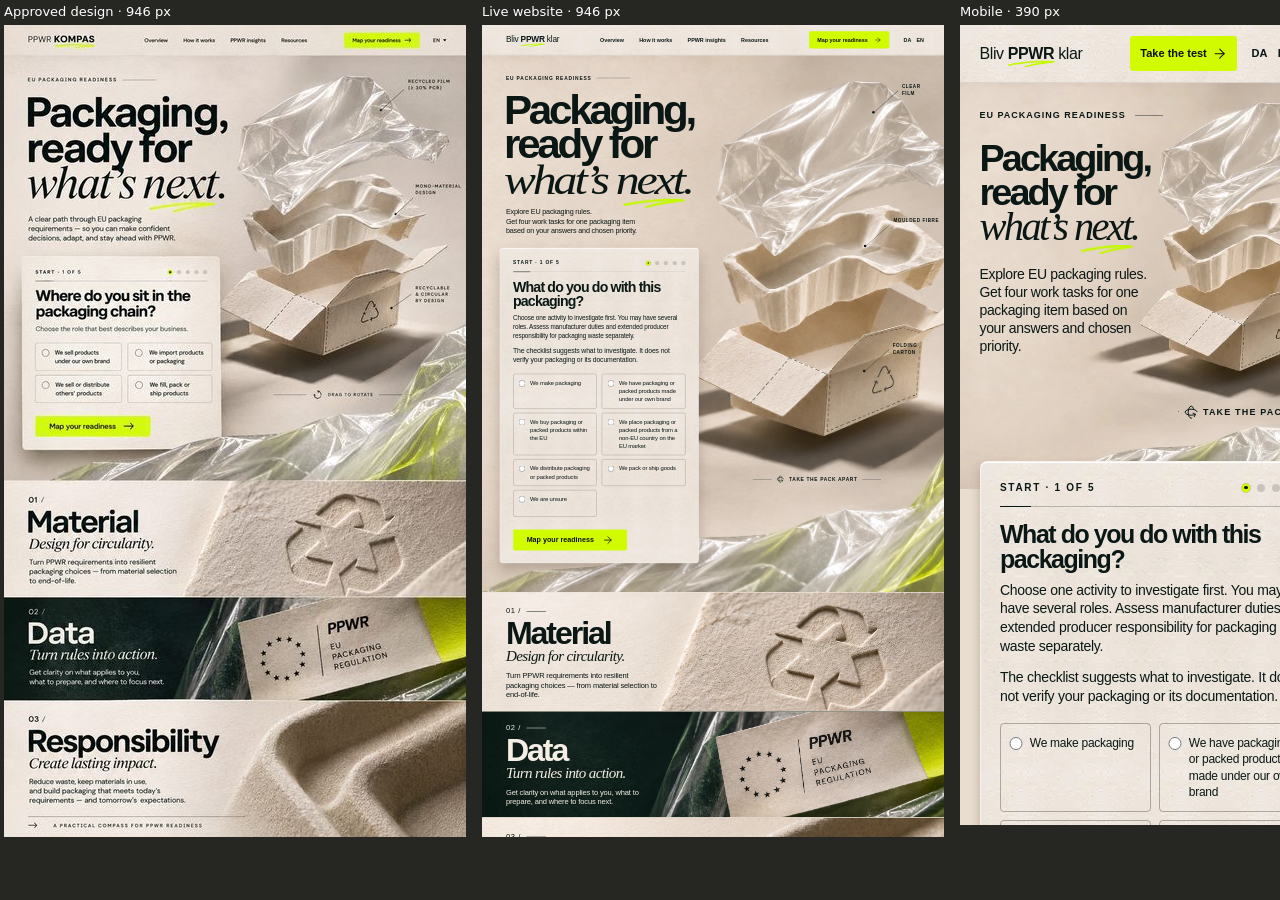
<file: design-proof.html>
<!doctype html><meta name="viewport" content="width=device-width"><meta name="robots" content="noindex"><title>PPWR Kompas · design proof</title><style>*{box-sizing:border-box}body{margin:0;background:#262723;color:white;font:13px system-ui;display:flex;gap:8px}figure{margin:0;width:470px;padding:4px}figcaption{margin-bottom:6px}img{width:462px;display:block}aside{width:462px;height:812px;overflow:hidden}iframe{width:946px;height:1663px;border:0;transform-origin:0 0;transform:scale(.48837)}.mobile{width:390px;height:800px;transform:none}@media(max-width:760px){body{display:grid;gap:20px}figure{max-width:100vw}figure img,.mobile{max-width:100%}aside{max-width:100%}}</style><figure><figcaption>Approved design · 946 px</figcaption><img src="[data-uri]"></figure><figure><figcaption>Live website · 946 px</figcaption><aside><iframe src="/"></iframe></aside></figure><figure><figcaption>Mobile · 390 px</figcaption><iframe class="mobile" src="/"></iframe></figure>
<script>
const panel = document.querySelector('aside');
function sizeDesktop() {
  const scale = panel.clientWidth / 946;
  panel.firstElementChild.style.transform = 'scale(' + scale + ')';
  panel.style.height = (1663 * scale) + 'px';
}
new ResizeObserver(sizeDesktop).observe(panel);
sizeDesktop();
</script>
</file>
<file: kompas.css>
:root {
  --ink: #0a1715;
  --paper: #eee6da;
  --lime: #d0fb00;
  --line: rgb(25 35 30 / 26%);
  --pad: 5.18vw;
  --serif: "Times New Roman", Times, serif;
  color: var(--ink);
  font: 100%/1.35 "Helvetica Neue", Arial, sans-serif;
  scroll-behavior: smooth;
  scroll-padding-top: min(8vw, 92px);
}
* { box-sizing: border-box }
body { margin: 0; background: var(--paper) url(assets/paper.webp) repeat }
button, select, input { font: inherit; color: inherit }
button, summary, select { cursor: pointer }
a { color: inherit }
a, button, input, summary, select { -webkit-tap-highlight-color: transparent }
:focus-visible { outline: 3px solid #586900; outline-offset: 4px }
button { border: 0; background: transparent }
button > svg, a > svg { display: inline-block; width: 1.4em; height: 1.4em; flex: none }
[hidden] { display: none !important }
.skip { position: fixed; top: -80px; left: 1rem; z-index: 40; padding: 1rem; background: var(--lime) }
.skip:focus { top: 0 }
.mast {
  position: sticky; top: 0; z-index: 10; min-height: clamp(56px,6.56vw,84px);
  padding: 0 4.1vw 0 var(--pad); display: flex; align-items: center; gap: 2.8vw;
  background: #efe8df url(assets/paper.webp) repeat; border-bottom: 1px solid rgb(29 24 19 / 8%);
}
.brand { flex: none; text-decoration: none; font-size: clamp(16px,1.8vw,27px); letter-spacing: -.025em; white-space: nowrap }
.brand strong { position: relative; font-weight: 800 }
.brand strong::after, h1 em::after {
  content: ""; position: absolute; background: url(assets/stroke.png) center / 100% 100% no-repeat; pointer-events: none
}
.brand strong::after { width: 105%; height: .48em; left: -1%; bottom: -.35em }
.mast nav { flex: 1; display: flex; justify-content: center; gap: 3.3vw; align-items: center }
.mast nav a, .nav-cta, #language { font-size: clamp(11px,1.15vw,16px); font-weight: 600 }
.mast nav a { text-decoration: none; white-space: nowrap; text-underline-offset: 5px }
.mast nav a:hover, .mast nav a:focus-visible { text-decoration: underline }
.primary { display: inline-flex; align-items: center; justify-content: space-between; gap: 1.15em; background: var(--lime); color: #0b1006; font-weight: 650; text-decoration: none; border-radius: 3px; transition: background-color .18s }
.primary:hover { background: #defe50 }
.primary svg, .band-link svg { transition: transform .2s }
.primary:hover svg, .band-link:hover svg { transform: translateX(3px) }
.nav-cta { padding: .85em 1.5em; line-height: 1 }
#language { background: transparent; border: 0; padding: 6px 0 }
#menu { display: none }
.hero {
  --hero-unit: 1vw;
  --hero-scene-height: calc(92 * var(--hero-unit));
  position: relative; isolation: isolate; min-height: var(--hero-scene-height);
  padding: calc(4.55 * var(--hero-unit)) 0 calc(6.55 * var(--hero-unit));
  overflow: clip; background: #e6d9c9;
}
.hero-scene { position: absolute; inset: 0; z-index: -1; overflow: hidden }
.hero-photo { width: 100%; height: 100%; position: absolute; inset: 0; object-fit: cover; object-position: center top;  transform-origin: center top }
.intro { position: relative; width: 46.5%; margin-left: var(--pad) }
.kicker, .quiz-status, .note, .inspect, .band-link {
  text-transform: uppercase; font-weight: 650; letter-spacing: .17em; font-size: clamp(10px,1.04vw,14px)
}
.kicker { display: flex; align-items: center; gap: 1em; margin: 0; line-height: 1.2 }
.kicker::after { content: ""; width: 7.3vw; height: 1px; background: currentColor; opacity: .43 }
h1 { margin: 2.6vw 0 1.8vw -.42vw; font-size: calc(9.1 * var(--hero-unit)); font-weight: 700; line-height: .85; letter-spacing: -.077em }
h1 span, h1 em { display: block; width: max-content }
h1 em { font-family: var(--serif); font-weight: 400; font-size: 1.07em; letter-spacing: -.065em; position: relative; line-height: .9 }
h1 em::after { width: 34%; height: .23em; right: 3%; bottom: -.19em }
.lead { width: 33.4vw; max-width: 100%; margin: 0; font-size: clamp(15px,1.61vw,24px); line-height: 1.25; letter-spacing: -.025em }
.note { position: absolute; width: 10%; font-size: clamp(9px,1vw,14px); line-height: 1.4; letter-spacing: .12em }
.note::before { content: ""; position: absolute; width: 7vw; height: 1px; right: calc(100% + .8vw); top: 1.5em; background: var(--ink); opacity: .58; transform: rotate(-42deg); transform-origin: right }
.note::after { content: ""; position: absolute; width: .52vw; height: .52vw; border-radius: 50%; background: var(--ink); right: calc(100% + 5.9vw); top: calc(1.5em + 4.4vw) }
.film { top: 5.3%; right: 2.3%; max-width: 6.8em }
.fibre { top: 30.2%; right: .95%; max-width: 10em }
.board { top: 53.5%; right: 1.1%; max-width: 10em }
.inspect { display: flex; align-items: center; justify-content: center; gap: 1em; position: absolute; left: 58%; top: 77%; width: 29%; min-height: 44px; font-size: clamp(10px, .96vw,14px); letter-spacing: .13em }
.inspect::before, .inspect::after { content: ""; height: 1px; background: currentColor; opacity: .45; flex: 1 }
.inspect svg { width: 1.6em; height: 1.6em }
.inspect:hover span { text-decoration: underline; text-underline-offset: 4px }
.quiz {
  width: 43.1%; margin: calc(3 * var(--hero-unit)) 0 0 3.85vw;
  padding: calc(2.65 * var(--hero-unit)) 2.76vw calc(2.8 * var(--hero-unit));
  color: var(--ink); background: #eee7dc url(assets/paper.webp) repeat; position: relative;
  box-shadow: 0 1.6vw 2.85vw rgb(55 40 24 / 25%), inset 0 1px 1px #fff;
  border: 1px solid rgb(255 255 255 / 42%); border-radius: .8vw;
}
.quiz-status { display: flex; align-items: center; justify-content: space-between; border-bottom: 1px solid var(--line); padding-bottom: 1.25vw; line-height: 1.2; position: relative }
.quiz-status::after { content: ""; position: absolute; left: 0; bottom: -1px; height: 1px; width: var(--progress,10%); background: var(--ink); transition: width .3s }
.dots { display: flex; align-items: center; gap: .95vw }
.dots i { display: grid; place-items: center; width: .95vw; height: .95vw; border-radius: 100%; background: #c9c3b9 }
.dots i.active { background: var(--lime); box-shadow: 0 0 0 1px #c6cf70 }
.dots i.active::after { content: ""; width: 38%; height: 38%; border-radius: 50%; background: var(--ink) }
.quiz h2 { font-size: clamp(23px,calc(3.22 * var(--hero-unit)),51px); line-height: 1.02; letter-spacing: -.058em; margin: 1.65vw 0 1.18vw; font-weight: 700 }
.quiz h2:focus { outline: none }
.quiz p { margin: 0; font-size: clamp(13px,calc(1.39 * var(--hero-unit)),21px); line-height: 1.34; letter-spacing: -.02em }
.options { display: grid; grid-template-columns: 1fr 1fr; gap: .82vw 1.1vw; margin-top: 2.1vw }
.choice { display: flex; align-items: flex-start; gap: 1vw; padding: calc(1.13 * var(--hero-unit)) 1.12vw; cursor: pointer; line-height: 1.36; font-size: clamp(12px,calc(1.34 * var(--hero-unit)),20px); letter-spacing: -.022em; min-height: calc(6.1 * var(--hero-unit)); border: 1px solid rgb(28 32 24 / 32%); border-radius: 4px; transition: background .18s,border-color .18s }
.choice input { accent-color: #445300; width: 1.15em; height: 1.15em; flex-shrink: 0; margin: .12em 0 0 }
.choice:hover, .choice:has(input:focus-visible) { border-color: var(--ink); background: #ffffff40 }
.choice:has(input:checked) { border-color: #707d30; background: #e5ecbf }
.controls { display: flex; align-items: center; gap: 1.3em; margin-top: 2.8vw }
.controls .primary { padding: 0 2.95vw; min-height: 4.5vw; font-size: clamp(14px,1.55vw,23px) }
.controls svg { width: 1.6em; height: 1.6em }
.text-btn, .result-source { text-decoration: underline; text-underline-offset: 3px; font-size: .91rem }
.feedback:not(:empty), #copied:not(:empty), .result-source { display: block; margin-top: .9em; font-size: .88rem }
.feedback button { text-decoration: underline; padding: 0 }
.chapter { isolation: isolate; position: relative; overflow: hidden; min-height: 25.2vw; display: flex; align-items: center; padding: 2.9vw var(--pad) 2.6vw; border-top: 1px solid #eee6d9 }
.chapter img { position: absolute; z-index: -1; inset: 0; width: 100%; height: 100%; object-fit: cover; }
.chapter-copy { width: 48%; }
.number { font-size: clamp(13px,1.64vw,24px); letter-spacing: .08em }
.chapter h2 { font-size: 6.62vw; line-height: .94; letter-spacing: -.065em; margin: .65vw 0 .1vw }
.chapter em { display: block; font-family: var(--serif); font-size: 3.25vw; line-height: 1.07; letter-spacing: -.042em }
.chapter p { font-size: clamp(14px,1.63vw,24px); line-height: 1.26; letter-spacing: -.02em; max-width: 33.5vw; margin: 1.34vw 0 0 }
.chapter.data { background: #102019; color: #f4eee4; padding-block: 2.3vw; min-height: 22.2vw }
.chapter.responsibility { min-height: 29.6vw }
.band-link { display: flex; align-items: center; gap: 3.2vw; padding-top: 1vw; margin-top: 2.4vw; border-top: 1px solid var(--line); text-decoration: none }
.band-link svg { width: 1.9em; height: 1.9em }
.spread { padding: clamp(50px,6.5vw,110px) var(--pad); display: grid; grid-template-columns: 1fr 1fr; gap: 8vw; border-top: 1px solid var(--line) }
.spread h2, dialog h2 { font-size: clamp(32px,4.6vw,72px); line-height: .99; letter-spacing: -.055em; margin: .4em 0 .3em }
.spread h2 em { display: block; font-family: var(--serif); font-weight: 400 }
.spread p:not(.kicker), details p { max-width: 44ch; font-size: clamp(15px,1.28vw,20px); line-height: 1.48; margin: .7em 0 1.1em }
.body-link, .resource-links a { text-underline-offset: 4px; font-weight: 600 }
.guide-list, .resource-links { align-self: center }
details, .resource-links a { border-block-start: 1px solid var(--line); padding: 1em 0 }
summary { font-size: clamp(18px,2vw,29px); font-weight: 600; letter-spacing: -.045em; list-style-position: inside }
.resource-links a { display: block }
.resources { background: #e6dfd3 }
footer { display: flex; align-items: center; justify-content: space-between; gap: 2em; padding: 28px var(--pad); font-size: 13px }
dialog { width: min(580px,94vw); padding: 24px; border: 1px solid #938c7f; border-radius: 8px; color: var(--ink); background: #eee6d9 url(assets/paper.webp) repeat; max-height: 92dvh; overflow: auto }
dialog::backdrop { background: #1720199e }
#study { width: min(860px, 94vw); padding: clamp(16px, 3vw, 28px) }
.study-head, .model-controls { display: flex; align-items: center; justify-content: space-between; gap: 1em }
.study-head { align-items: start }
.study-head h2 { font-size: clamp(26px,3.2vw,44px) }
.study-head button, .model-controls button { flex: 0 0 44px; height: 44px }
#model { width: 100%; height: clamp(200px, 37dvh, 340px); cursor: grab; touch-action: none; display: block }
#model:active { cursor: grabbing }
.model-controls { border-top: 1px solid var(--line); padding-top: .7em }
.model-controls label { display: grid; flex: 1; min-width: 0; text-align: center; gap: 4px; font-size: 13px }
.model-controls input { width: 100%; margin: 0; accent-color: #546338 }
.study-layout { display: grid; gap: 20px; margin-top: 16px }
.study-visual, .study-info { min-width: 0 }
.study-hint { color: #455041; font-size: .84rem; margin: 0 }
.study-parts { display: flex; flex-wrap: wrap; gap: 6px }
.study-parts button { min-height: 44px; padding: 6px 12px; border: 1px solid var(--line); border-radius: 4px; font-size: .87rem }
.study-parts button:hover { border-color: var(--ink) }
.study-parts button[aria-pressed="true"] { background: var(--ink); color: var(--paper) }
.study-questions { margin-block: 16px; font-size: .94rem }
.study-questions h3 { font-size: 1.1rem; margin: 0 0 5px }
.study-questions p, .study-rule p { margin: 0 }
.study-rule { border-top: 1px solid var(--line); padding-top: 12px; font-size: .87rem }
.study-rule .result-source { margin-top: 5px }
.study-copy { min-height: 44px; margin-top: 16px; padding: 8px 12px; background: var(--lime); font-size: .88rem; font-weight: 650; text-align: start }
#study-copy-field { width: 100%; font: inherit }
@media (min-width: 681px) {
  .study-layout { grid-template-columns: 1.14fr 1fr; gap: 26px }
  .study-questions { min-height: 104px }
}
.short-label { display: none }
@media (min-width: 721px) {
  .hero { --hero-unit: .95vw }
  h1 span { transform: scaleX(1.055); transform-origin: left }
  h1 em { transform: scaleX(1.12); transform-origin: left }
  .chapter h2 { transform: scaleX(1.05); transform-origin: left }
  .chapter-copy { width: 50% }
  .lead { font-size: calc(1.64 * var(--hero-unit)); width: 34.5vw }
  .lead-line { display: block }
}
@media (max-width: 720px) {
  :root { --pad: 5vw; scroll-padding-top: 68px }
  .mast { min-height: 58px; gap: 12px; padding-inline: var(--pad) }
  .mast .brand { margin-right: auto; font-size: 16px }
  .mast nav { display: none; position: absolute; top: 100%; right: 0; left: 0; padding: 12px var(--pad); background: #f2eadf; box-shadow: 0 9px 14px #30271820 }
  .mast nav.open { display: grid; grid-template-columns: 1fr 1fr; gap: 0 }
  .mast nav a { padding: 13px 0; font-size: 14px }
  #menu { display: grid; place-content: center; padding: 6px 0; min-height: 44px }
  #menu svg { width: 23px; height: 23px }
  .long-label { display: none }
  .short-label { display: inline }
  #language { font-size: 11px; max-width: 44px }
  .nav-cta { font-size: 11px; padding: 10px; gap: 5px }
  .hero { padding: 0 0 34px; min-height: 0; display: grid; grid-template: auto auto / 100%; background: #e8ddce }
  .hero-scene { position: relative; inset: auto; grid-area: 1/1; align-self: stretch; min-height: clamp(400px,104vw,640px) }
  .hero-photo { object-fit: cover; object-position: center; transform: none }
  .intro { grid-area: 1/1; align-self: start; margin: 0; padding: 7vw 0 0 var(--pad); width: 55%; pointer-events: none }
  .kicker { font-size: 9px; letter-spacing: .11em }
  h1 { font-size: 9.7vw; margin: 5vw 0 4.8vw; line-height: .91 }
  .lead { width: 43vw; font-size: clamp(14px,2.8vw,18px); line-height: 1.29 }
  .notes { display: none }
  .inspect { top: auto; bottom: 14%; left: 56%; width: 40%; min-height: 40px; font-size: 9px; padding: 0; gap: 5px }
  .quiz { margin: -7vw var(--pad) 0; width: auto; border-radius: 7px; padding: clamp(18px,5vw,32px) }
  .quiz-status { padding-bottom: 12px }
  .dots { gap: 7px }
  .dots i { width: 8px; height: 8px }
  .quiz h2 { font-size: clamp(24px,6.4vw,36px); margin: 15px 0 8px }
  .quiz p { font-size: 14px }
  .options { margin-top: 17px; gap: 8px }
  .choice { padding: 11px 8px; gap: 7px; min-height: 54px; font-size: clamp(12px,2.9vw,16px) }
  .controls { margin-top: 20px }
  .controls .primary { min-height: 44px; padding-inline: 20px }
  .chapter, .chapter.data, .chapter.responsibility { padding: 27px var(--pad); min-height: clamp(190px,42vw,295px); }
  .chapter.material, .chapter.responsibility { background: #eee7db url(assets/paper.webp) repeat }
  .chapter img { left: auto; right: 0; width: 53%; object-position: 80% center; object-fit: cover; mask-image: linear-gradient(to right, transparent, black 18%) }
  .chapter.data img { object-position: 78% center }
  .chapter-copy { width: 56% }
  .number { font-size: 13px }
  .chapter h2 { font-size: clamp(32px,7.8vw,55px); margin: 4px 0 }
  .chapter em { font-size: clamp(19px,4vw,28px) }
  .chapter p { font-size: clamp(13px,2.55vw,17px); max-width: 94%; margin-top: 9px }
  .band-link { font-size: 8px; margin-top: 15px; padding-top: 8px; gap: 10px }
  .spread { grid-template-columns: 1fr; gap: 24px; padding-block: 42px }
  .spread h2 { font-size: 38px }
  footer { align-items: flex-start; flex-direction: column; gap: 8px }
  footer p { margin-bottom: 0 }
}
@media (max-width: 360px) {
  .nav-cta { font-size: 10px; gap: 2px }
  .mast { gap: 7px }
  .intro { width: 57% }
  .hero-scene { min-height: 380px }
  .choice { font-size: 12px }
}
@media (prefers-reduced-motion: reduce) {
  :root { scroll-behavior: auto }
  *, *::before, *::after { transition: none !important }
  .hero-photo, .chapter img, .chapter-copy { transform: none }
}

/* The result is a working checklist on the same paper as the quiz. */
.quiz.is-complete { width: min(88%, 780px); padding: clamp(20px,3.1vw,44px) }
.quiz.is-complete h2 { font-size: clamp(30px,3.8vw,54px); margin: .6em 0 .2em }
.quiz .plan-intro { max-width: 56ch; line-height: 1.45; font-size: clamp(15px,1.3vw,18px) }
.plan-progress { display: flex; align-items: center; gap: 14px; margin: 1.4rem 0 .5rem; font-size: .85rem; font-weight: 600 }
.plan-progress progress { appearance: none; border: 0; border-radius: 3px; overflow: hidden; background: #c9c6b8; width: 85px; height: 4px }
.plan-progress progress::-webkit-progress-bar { background: #c9c6b8 }
.plan-progress progress::-webkit-progress-value { background: #586c13 }
.plan-progress progress::-moz-progress-bar { background: #586c13 }
#checklist { list-style: none; margin: 0; padding: 0 }
#checklist li { padding: .65rem 0 .95rem 2.25rem; border-top: 1px solid var(--line) }
#checklist label { margin-left: -2.25rem; display: flex; align-items: center; gap: .95rem; min-height: 44px; font-weight: 700; letter-spacing: -.035em; font-size: clamp(19px,1.8vw,26px); cursor: pointer }
#checklist input { flex: 0 0 auto; width: 1.3rem; height: 1.3rem; margin: 0; accent-color: #506326 }
#checklist p, .quiz #plan-finish { font-size: clamp(15px,1.23vw,18px); line-height: 1.48; max-width: 62ch }
#checklist .keep-record { margin-top: .4em; color: #454b42; font-size: .92rem }
#checklist a, #optional-help a { display: inline-block; padding: .55rem 0; font-size: .84rem; text-underline-offset: 3px }
.plan-controls { display: flex; gap: .8rem; align-items: center; flex-wrap: wrap; margin: .75rem 0 }
.result-tool { font-weight: 650; font-size: 15px; padding: 10px 18px; min-height: 44px; background: var(--lime); border-radius: 3px }
.plan-controls .text-btn, .result-detail .text-btn { min-height: 44px }
.result-detail { padding: 0 }
.result-detail summary, #optional-help summary { padding: .75rem 0; min-height: 44px; font-size: .92rem; letter-spacing: 0 }
.result-detail label { display: block; margin: 0 0 .6em; font-size: .9rem }
#project-brief { width: 100%; padding: .8rem; resize: vertical; border: 1px solid var(--line); border-radius: 3px; color: var(--ink); background: #fffaf1; font: inherit; font-size: 15px; line-height: 1.45 }
.result-detail [role=status] { font-size: .85rem }
#optional-help { border-top: 1px solid var(--line); padding-top: .85rem; color: #41473c }
#optional-help h3 { margin: 0; font-size: .85rem; font-weight: 600 }
#optional-help details { padding: 0; border: 0 }
#optional-help summary { font-weight: 400; width: fit-content }
#optional-help details[open] summary { font-weight: 650 }
#optional-help details p { font-size: .95rem; line-height: 1.5; max-width: 58ch; margin: 0 }
#page-help-slot:not(:empty) { padding: 0 var(--pad) }
#page-help-slot #optional-help { padding-block: 1.1rem }
@media(min-width:721px) {
  .hero:has(.is-complete) .hero-scene { height: var(--hero-scene-height) }
}
@media(max-width:720px) {
  .quiz.is-complete { width: auto }
}

/* Photograph, type and paper move on separate layers. */
@keyframes type-enter {
  from { opacity: 0; translate: 0 .85em; clip-path: inset(0 0 90% 0) }
  to { opacity: 1; translate: 0 0; clip-path: inset(-18% -8% -48% -8%) }
}
@keyframes pack-settle {
  from { scale: 1.18; translate: 0 2.5% }
  to { scale: 1; translate: 0 0 }
}
@keyframes hero-depth {
  from { transform: scale(1) }
  to { transform: translateY(5%) scale(1.12) }
}
@keyframes print-develop {
  from { clip-path: inset(0 0 0 68%); opacity: .5 }
  to { clip-path: inset(0); opacity: 1 }
}
@keyframes detail-pass {
  from { transform: translateY(14%) scale(1.36) }
  to { transform: translateY(-14%) scale(1.36) }
}
@keyframes detail-cross {
  from { transform: translateX(-9%) scale(1.28) }
  to { transform: translateX(9%) scale(1.28) }
}
@keyframes detail-pullback {
  from { transform: translateY(-6%) scale(1.54) }
  to { transform: translateY(0) scale(1.02) }
}
@keyframes ink-rule {
  from { scale: 0 1 }
  to { scale: 1 1 }
}
@media (prefers-reduced-motion: no-preference) {
  .intro h1 > *, .intro .lead, .notes .note {
    animation: type-enter .95s cubic-bezier(.16,.72,.18,1) backwards;
  }
  .intro h1 > :nth-child(2) { animation-delay: 135ms }
  .intro h1 em { animation-delay: 260ms }
  .intro .lead, .notes .film { animation-delay: 330ms }
  .notes .fibre { animation-delay: 460ms }
  .notes .board { animation-delay: 590ms }
  .hero-photo { animation: pack-settle 1.65s cubic-bezier(.17,.7,.24,1) backwards }
  .chapter .number { display: inline-flex; align-items: center; gap: .7em }
  .chapter .number::after {
    content: ""; width: clamp(32px,4.3vw,74px); height: 1px;
    background: currentColor; transform-origin: left;
  }
  .in-view .number::after { animation: ink-rule .8s ease-out backwards }
  .in-view .chapter-copy > :is(h2,em,p), .spread.in-view h2 {
    animation: type-enter .95s cubic-bezier(.2,.67,.22,1) backwards;
  }
  .in-view .chapter-copy em { animation-delay: 135ms }
  .in-view .chapter-copy p { animation-delay: 220ms }
  .chapter.in-view picture:has(.image-ready) {
    animation: print-develop 1.05s cubic-bezier(.2,.68,.22,1) backwards;
  }
  .chapter { --detail-motion: detail-pass }
  .chapter.data { --detail-motion: detail-cross }
  .chapter.responsibility { --detail-motion: detail-pullback }
  @supports (animation-timeline: view()) {
    .hero { view-timeline-name: --hero }
    .hero-photo {
      animation: pack-settle 1.65s cubic-bezier(.17,.7,.24,1) backwards, hero-depth 1s linear both;
      animation-timeline: auto, --hero;
      animation-range: normal, exit 0% exit 85%;
    }
    .chapter { view-timeline-name: --chapter }
    .chapter img {
      animation: var(--detail-motion) 1s linear both;
      animation-timeline: --chapter;
      animation-range: entry 8% exit 85%;
    }
  }
  @supports not (animation-timeline: view()) {
    .chapter.in-view img { animation: var(--detail-motion) 1.65s cubic-bezier(.25,.65,.25,1) both }
  }
}
.chapter picture { position: absolute; inset: 0; z-index: -1; overflow: hidden }
.chapter picture img { z-index: auto }
@media (max-width: 720px) {
  .chapter picture { left: auto; width: 53%; mask-image: linear-gradient(to right, transparent, black 18%) }
  .chapter picture img { width: 100%; mask-image: none }
}

#language { display: flex; gap: .35rem; max-width: none }
#language a { display: grid; align-items: center; padding: .45rem .15rem; text-decoration: none }
#language a[aria-current], #language a:hover { text-decoration: underline; text-underline-offset: .24em }
.ppwr-questions article { border-top: 1px solid var(--line); padding: 1.35rem 0 }
.ppwr-questions article h3 { margin: 0 0 .45rem; font-size: clamp(1.1rem, 2.1vw, 1.5rem); letter-spacing: -.03em }
.ppwr-questions article p { margin: 0 0 .55rem; max-width: 66ch }
.ppwr-questions article a, .site-disclaimer a { text-decoration: underline; text-underline-offset: .2em }
footer .site-disclaimer { max-width: 66ch; margin-inline: auto }
.site-disclaimer strong { display: block; margin-bottom: .35rem }
.quiz .site-disclaimer { margin: 1.25rem 0 .7rem; padding-top: 1rem; border-top: 1px solid var(--line); font-size: .88rem; line-height: 1.55 }
.share-button { border: 1px solid var(--line); padding: .55rem .85rem; min-height: 44px; color: inherit; white-space: nowrap; font-weight: 600 }
.share-button:hover { border-color: currentColor }
.share-feedback:not(:empty) { position: fixed; z-index: 20; bottom: 1rem; inset-inline-end: 1rem; margin: 0; padding: .65rem 1rem; background: var(--ink); color: white }
@media (max-width: 720px) { footer .site-disclaimer { margin-inline: 0 } }
</file>
